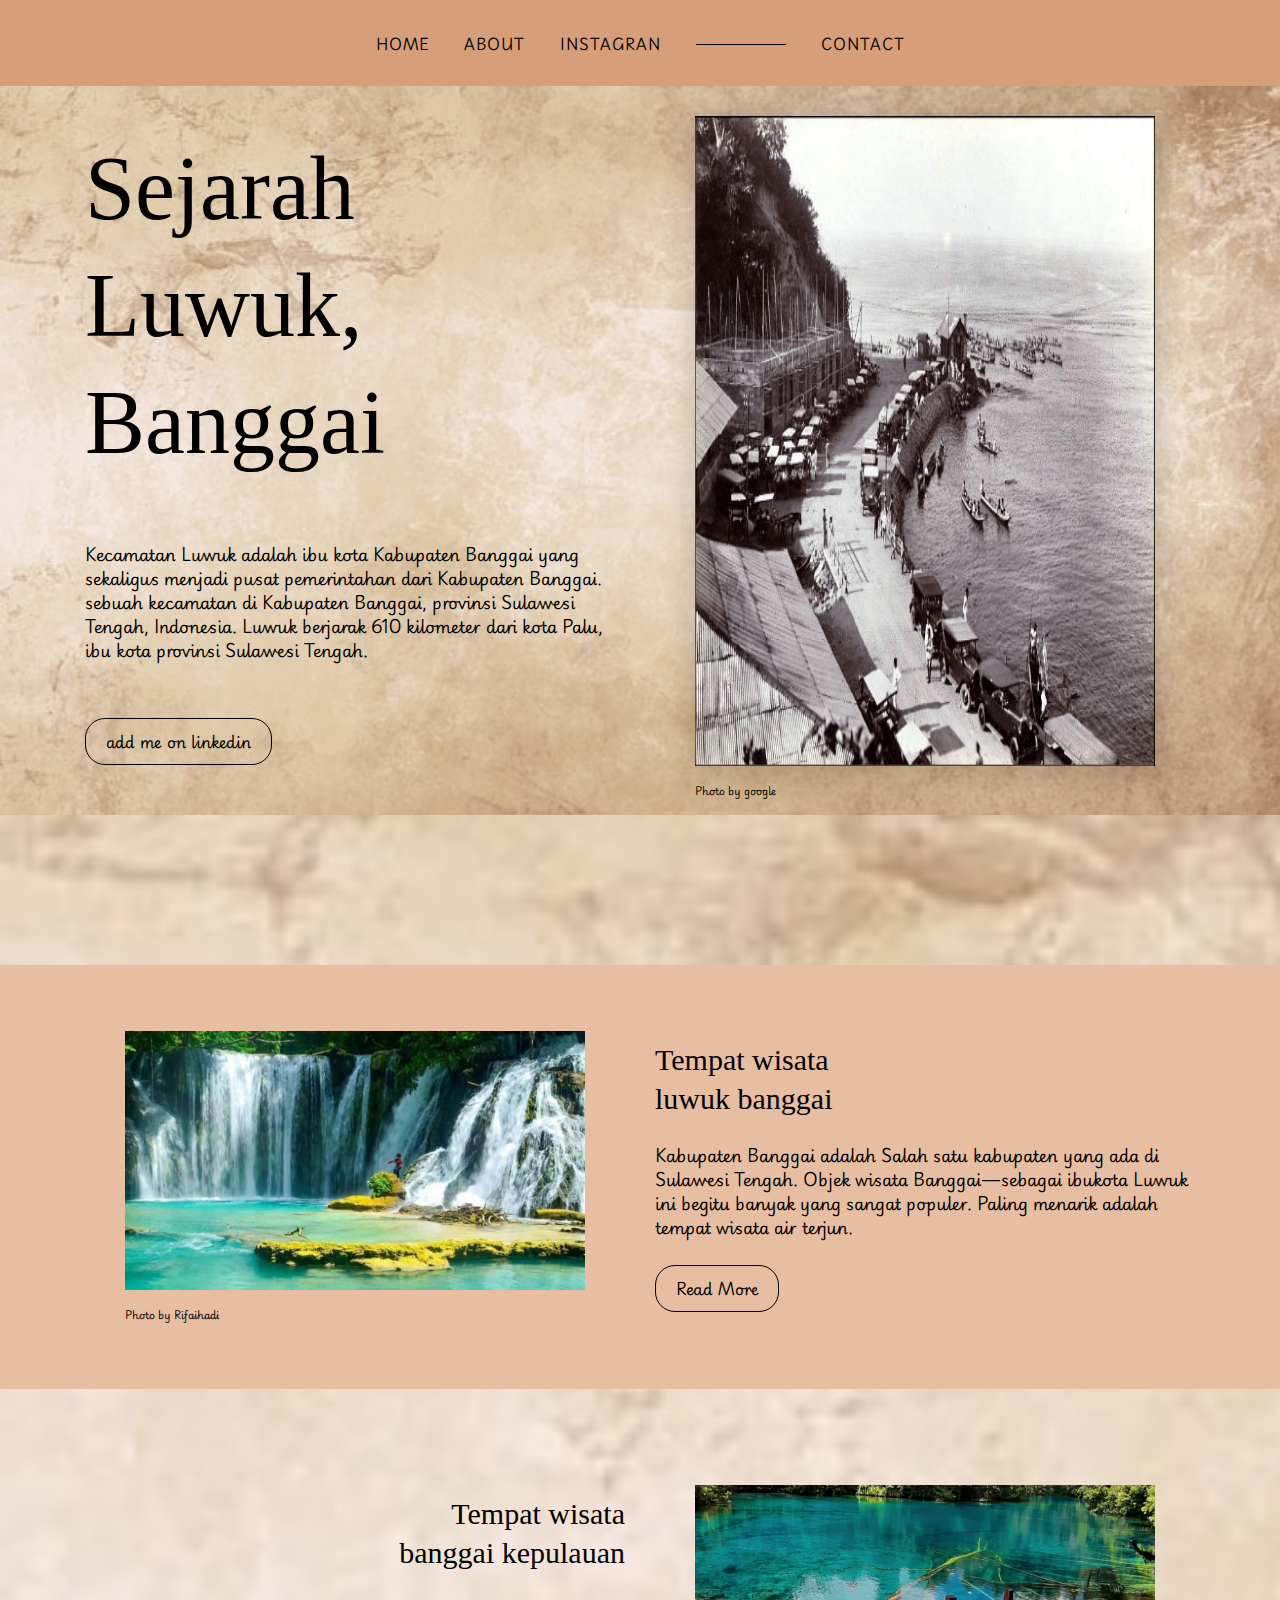
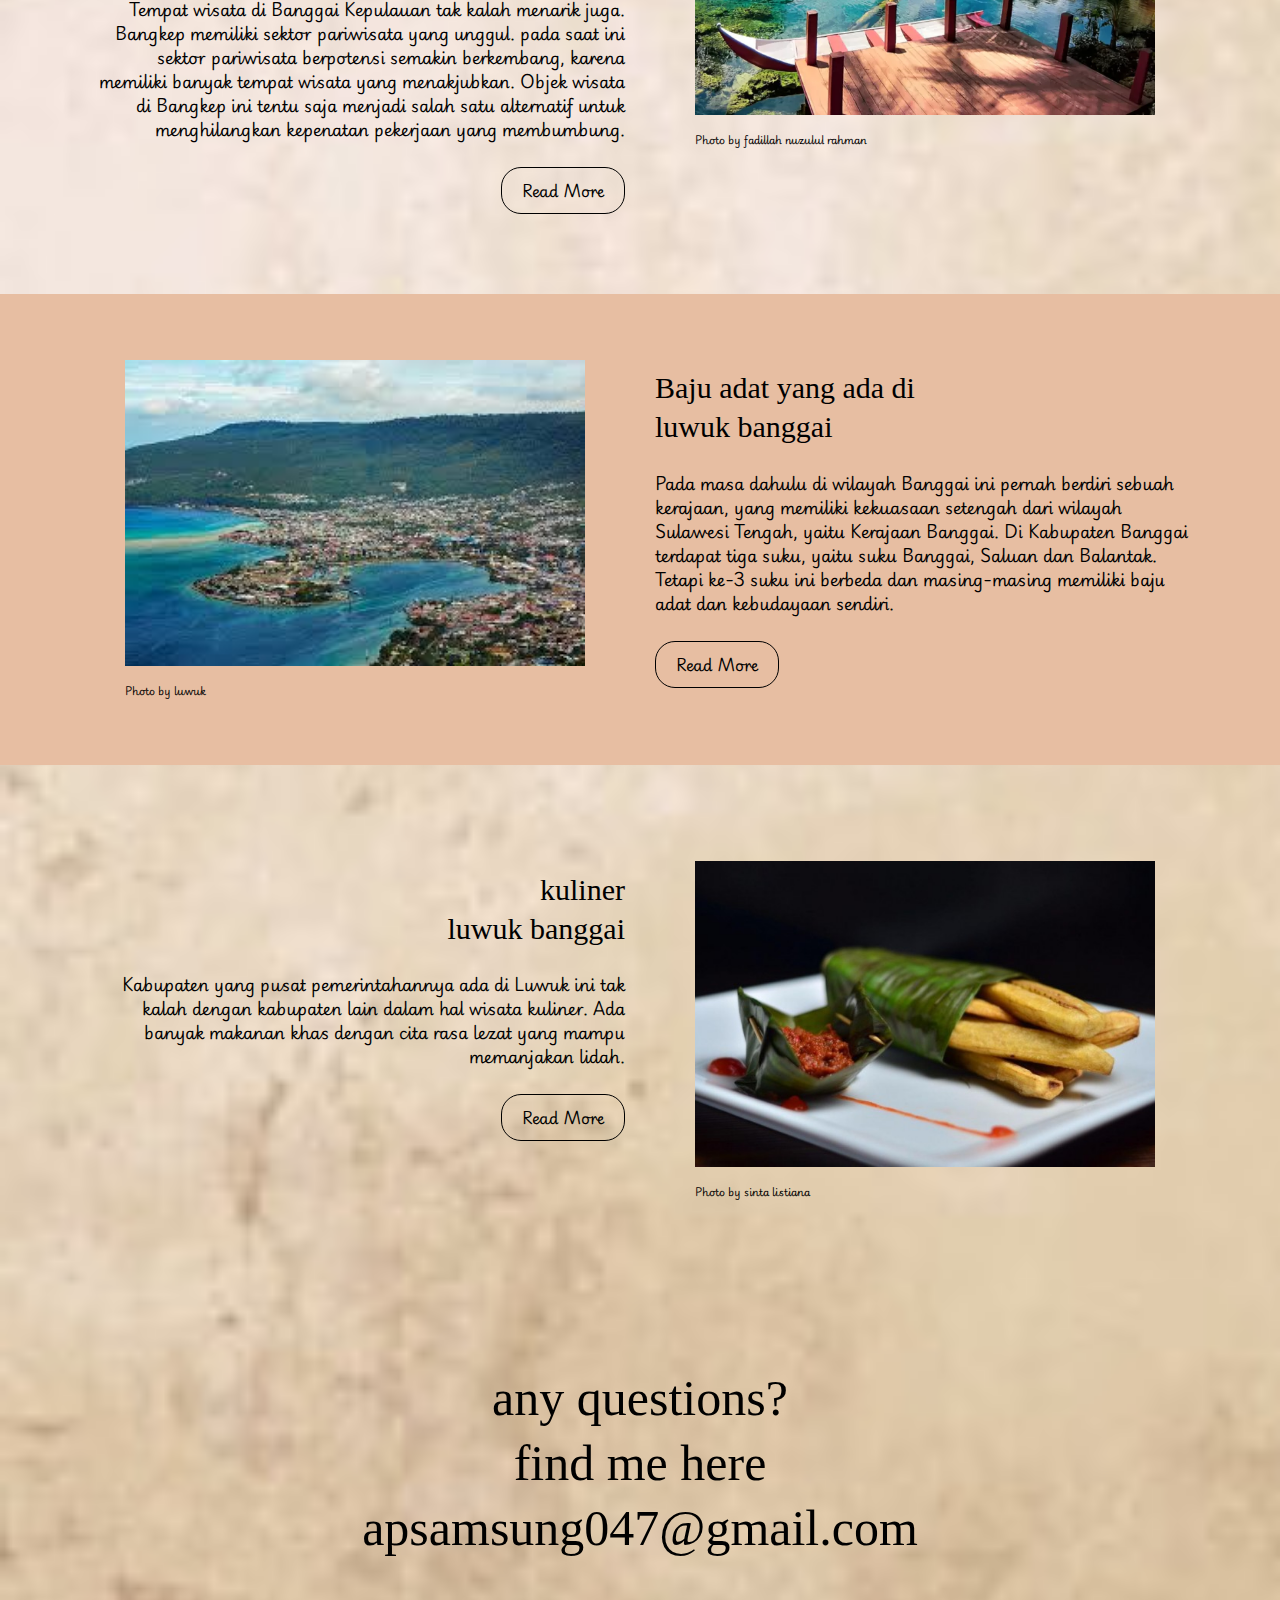
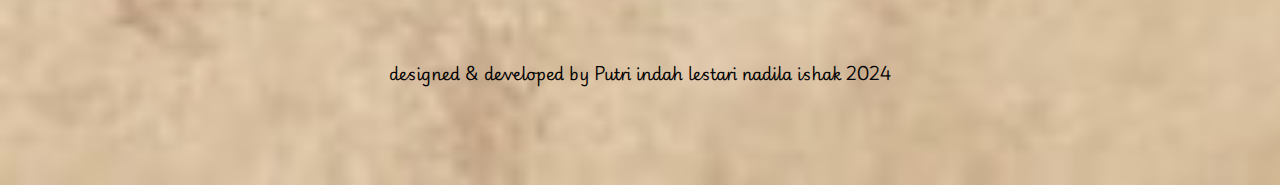
<file: index.html>
<!DOCTYPE html>
<html>
<head>
	<meta charset="utf-8">
	<meta name="viewport" content="width=device-width, initial-scale=1.0">
	<title>Portfolio</title>
	<link rel="stylesheet" href="boostrap.css" type="text/css">
	<link rel="stylesheet" href="styles.css" type="text/css">
	<!-- add google font -->
	<link href="https://fonts.googleapis.com/css2?family=Inknut+Antiqua:wght@300;400;500;600;700;800;900&display=swap" rel="stylesheet">
	<link href="https://fonts.googleapis.com/css2?family=Noto+Sans+JP:wght@100..900&family=Playwrite+GB+S:ital,wght@0,100..400;1,100..400&display=swap" rel="stylesheet">
</head>

<body>
	<nav>
		<ul >
			<li class="li-nav"><a href="#home">home</a></li>
			<li class="li-nav"><a href="about.html">about</a></li>
			<li class="li-nav"><a href="https://www.instagram.com/indhh_2i/profilecard/?igsh=OWZnbDVobjhmaXI3" target="_blank">instagran</a></li>
			<li class="empty"></li>
			<li class="li-nav"><a href="#contact">contact</a></li>

		</ul>
	</nav>
	<header class="main">
		<div class="container">
			<div class="row">
				<div class="col-sm">
					<h1>Sejarah</br>
					Luwuk, Banggai</h1>
					<p> Kecamatan Luwuk adalah ibu kota Kabupaten Banggai yang sekaligus menjadi pusat pemerintahan dari Kabupaten Banggai. 
						sebuah kecamatan di Kabupaten Banggai, provinsi Sulawesi Tengah, Indonesia. 
						Luwuk berjarak 610 kilometer dari kota Palu, ibu kota provinsi Sulawesi Tengah. 
					</p>
					<a href="https://p2k.stekom.ac.id/ensiklopedia/Luwuk,_Banggai" class="button">add me on linkedin</a>
				</div>

				<div class="col-sm">
					<figure>
						<img src="dulu.jpg" class="intro-img" alt="Jone Doe" >
						<figcaption>
							Photo by google
						</figcaption>
					</figure>
				</div>
			</div>
		</div>
	</header>

	<!-- projects -->
	<section class="project blue">
		<div class="container">
			<div class="row">
				<!-- right coloum -->
				<div class="col-sm">
					<figure>
						<img src="banggai.jpg" alt="cosmetics" width="150%" height="150%">
						<figcaption class="left">
							Photo by Rifaihadi
						</figcaption>
					</figure> 
				</div>
				<div class="col-sm">
					<h2>Tempat wisata<br>luwuk banggai</h2>
					<p> Kabupaten Banggai adalah Salah satu kabupaten yang ada di Sulawesi Tengah. 
						Objek wisata Banggai—sebagai ibukota Luwuk ini begitu banyak yang sangat populer.
						Paling menarik adalah tempat wisata air terjun.
					</p>
					<a href="index1.html" class="button">Read More </a>
				</div>
			</div>
		</div>
	</section>
	<!-- project2 -->
	<section class="project">
		<div class="container">
			<div class="row">
				<!-- right coloum -->
				<div class="col-sm right-alignment">
					<h2>Tempat wisata <br> banggai kepulauan</h2>
					<p>Tempat wisata di Banggai Kepulauan tak kalah menarik juga. Bangkep memiliki sektor pariwisata yang unggul.
						pada saat ini sektor pariwisata berpotensi semakin berkembang, karena memiliki banyak tempat wisata yang menakjubkan.
						Objek wisata di Bangkep ini tentu saja menjadi salah satu alternatif untuk menghilangkan kepenatan pekerjaan yang membumbung.</p>
					<a href="index2.html" class="button">Read More </a>
				</div>
				<div class="col-sm">
					<figure>
						<img src="paisupok.jpg" alt="cosmetics" width="500%" height="500%">
						<figcaption>
							Photo by fadillah nuzulul rahman
						</figcaption>
					</figure> 
				</div>
			</div>
		</div>
	</section>
	<section class="project blue">
		<!-- project3 -->
		<div class="container">
			<div class="row">
				<!-- right coloum -->
				<div class="col-sm">
					<figure>
						<img src="luwuk.jpg" alt="cosmetics" width="400%" height="500%">
						<figcaption class="left">
							Photo by luwuk
						</figcaption>
					</figure>
				</div> 
				<div class="col-sm">
					<h2>Baju adat yang ada di<br>
					luwuk banggai</h2>
					<p> Pada masa dahulu di wilayah Banggai ini pernah berdiri sebuah kerajaan, 
						yang memiliki kekuasaan setengah dari wilayah Sulawesi
						Tengah, yaitu Kerajaan Banggai. Di Kabupaten Banggai terdapat tiga
						suku, yaitu suku Banggai, Saluan dan Balantak. Tetapi ke-3 suku ini berbeda dan
						masing-masing memiliki baju adat dan kebudayaan sendiri.
						 </p>
					<a href="index3.html" class="button">Read More </a>
				</div>
			</div>
		</div>
	</section>
	<!-- project4 -->
	<section class="project">
		<div class="container">
			<div class="row">
				<!-- right coloum -->
				<div class="col-sm right-alignment">
					<h2>kuliner<br> luwuk banggai</h2>
					<p>Kabupaten yang pusat pemerintahannya ada di Luwuk ini tak kalah dengan kabupaten lain dalam hal wisata kuliner. 
						Ada banyak makanan khas dengan cita rasa lezat yang mampu memanjakan lidah.</p>
					<a href="index4.html" class="button">Read More </a>
				</div>
				<div class="col-sm">
					<figure>
						<img src="kuliner.jpg" alt="cosmetics" width="500%" height="500%">
						<figcaption>
							Photo by sinta listiana
						</figcaption>
					</figure> 
				</div>
			</div>
		</div>
	</section>
	</section>
	<footer id="contact">
		<h2>any questions?<br>
			find me here <br> apsamsung047@gmail.com</h2>
			<p>designed &amp; developed by Putri indah lestari nadila ishak 2024</p>
		</footer>
	</body>
	</html>
</file>
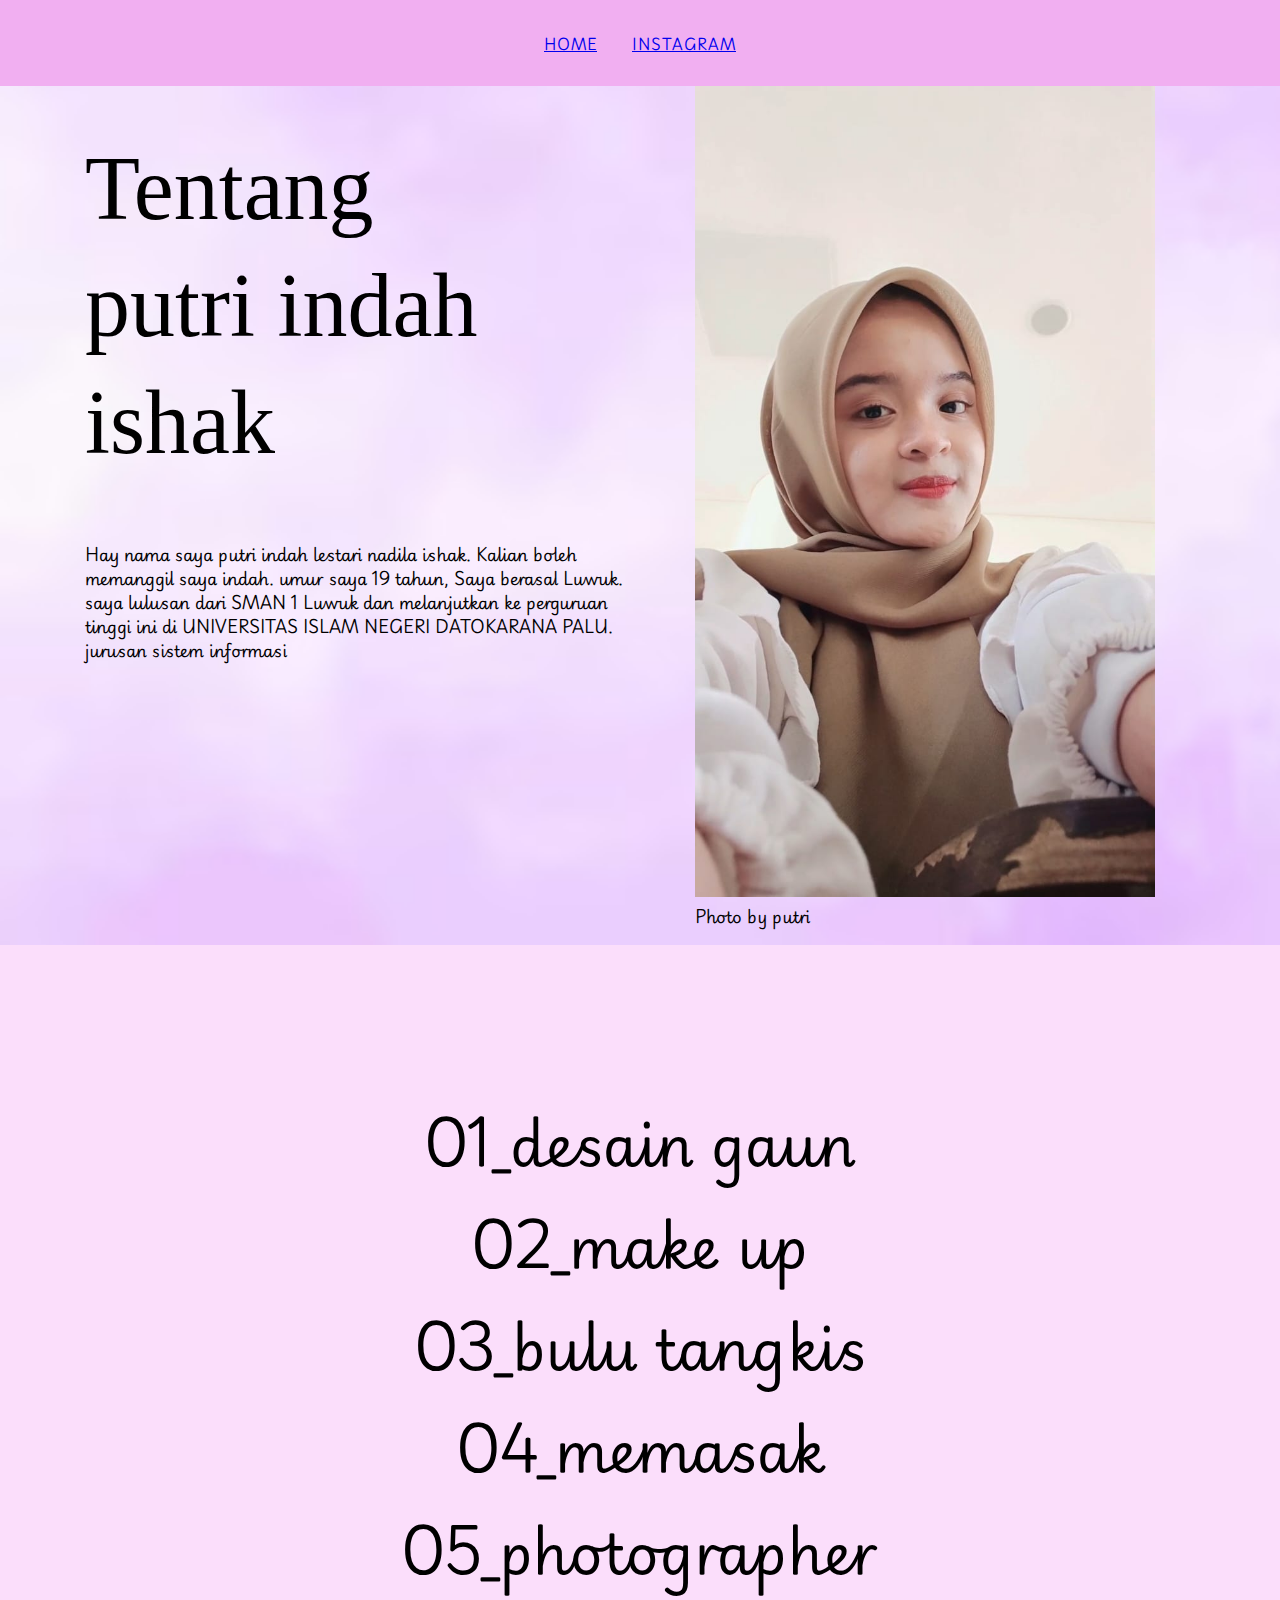
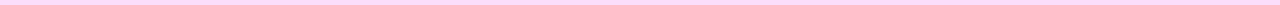
<file: about.html>
<!DOCTYPE html>
<html>
<head>
	<meta charset="utf-8">
	<meta name="viewport" content="width=device-width, initial-scale=1.0">
	<title>Portfolio</title>
	<link rel="stylesheet" href="boostrap.css" type="text/css">
	<link rel="stylesheet" href="about.css" type="text/css">
	<!-- add google font -->
	<link href="https://fonts.googleapis.com/css2?family=Noto+Sans+JP:wght@100..900&family=Playwrite+GB+S:ital,wght@0,100..400;1,100..400&display=swap" rel="stylesheet">
</head>
<body>
	<nav>
		<ul >
			<li><a href="index.html">home</a></li>
			<li><a href="https://www.instagram.com/indhh_2i/profilecard/?igsh=OWZnbDVobjhmaXI3" target="_blank">instagram</a></li>

		</ul>
	</nav>
	<header>
		<div class="container">
			<div class="row">
				<div class="col-sm">
					<h1>Tentang</br>
					putri indah ishak</h1>
					<p>
						Hay nama saya putri indah lestari nadila ishak. 
						Kalian boleh memanggil saya indah. umur saya 19 tahun, Saya berasal Luwuk. 
						saya lulusan dari SMAN 1 Luwuk dan melanjutkan ke perguruan tinggi ini di UNIVERSITAS ISLAM NEGERI DATOKARANA PALU.
						jurusan sistem informasi
					</p>
				</div>
				<div class="col-sm image">
					<figure class="aboutimg">
						<img src="sy.jpg" class="intro-img" alt="Jone Doe">
						<figcaption>
							Photo by putri
						</figcaption>
					</figure>
				</div>
			</div>
		</div>
	</header>
	<section class="list">
		<ul class="tengah">
			<li>01_desain gaun</li>
			<li>02_make up</li>
			<li>03_bulu tangkis</li>
			<li>04_memasak</li>
			<li>05_photographer</li>
		</ul>
	</section>
	<!-- <footer id="contact">
		<h2>any questions?<br>
			find me here <br>apsamsung047@gmail.com</h2>
			<p>designed & developed by putri indah 2024</p>
	</footer> -->
</body>
</html>
</file>
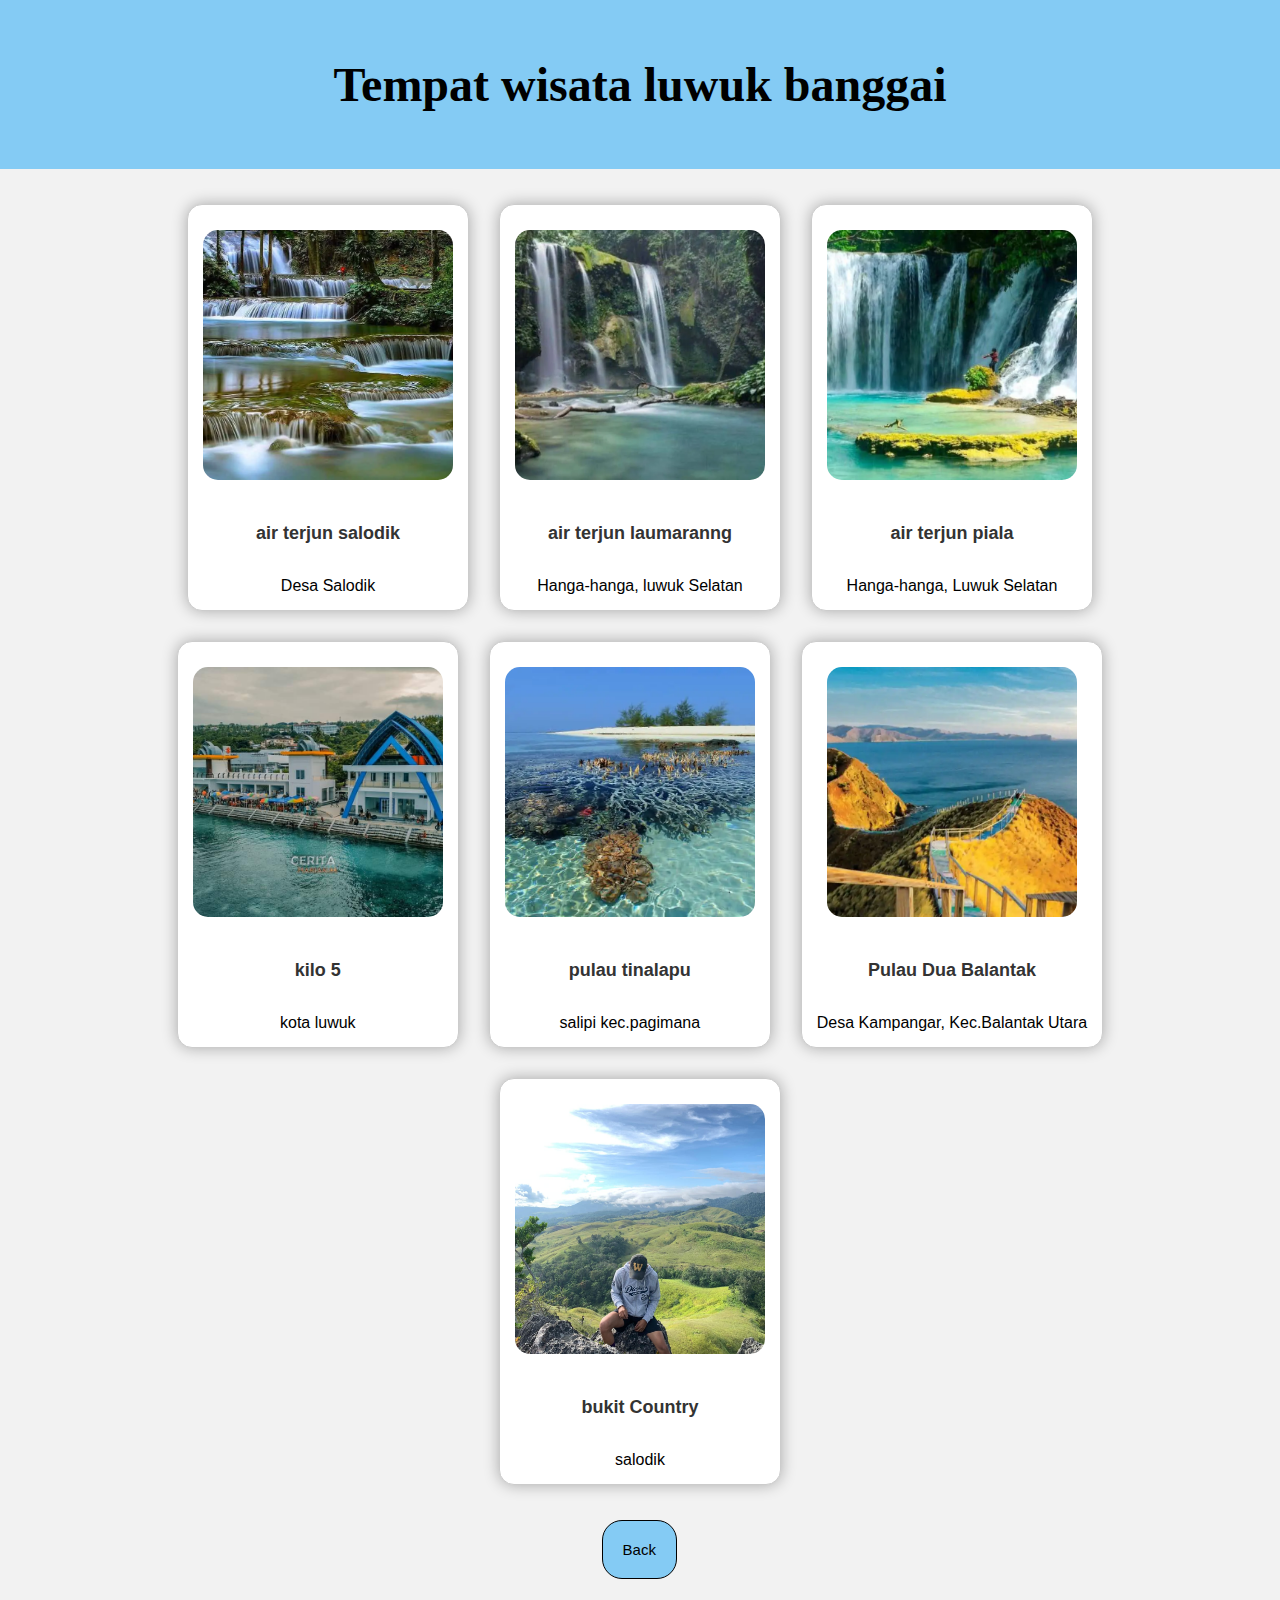
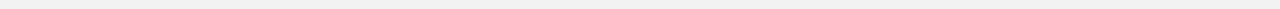
<file: index1.html>
<html lang="en">
<head>
    <meta charset="UTF-8">
    <meta name="viewport" content="width=device-width, initial-scale=1.0">
    <title>Document</title>
</head>
<body>
<html>
<head>
    <title>Photos</title>
    <style>
        /* Add some basic styling to our gallery */
        body {
            font-family: Arial, sans-serif;
            margin: 0;
            padding: 0;
            background-color: #f2f2f2; /* tambahkan warna latar belakang */
        }
        .gallery {
            display: flex;
            flex-wrap: wrap;
            justify-content: center;
            padding: 20px; /* tambahkan padding untuk membuat galeri lebih luas */
        }
        .gallery .container {
            background-color: #fff; /* tambahkan warna latar belakang untuk container */
            padding: 15px;
            margin: 15px;
            border: 1px solid #ccc;
            border-radius: 15px; /* tambahkan radius untuk membuat container lebih bulat */
            box-shadow: 0 0 15px rgba(0, 0, 0, 0.3); /* tambahkan bayangan untuk membuat container lebih menarik */
            text-align: center; /* center-align text and images */
        }
        .gallery img {
            width: 250px; /* perbesar ukuran gambar */
            height: 250px;
            margin: 10px auto; /* center image with auto margin */
            border-radius: 15px; /* tambahkan radius untuk membuat gambar lebih bulat */
            object-fit: cover; /* membuat gambar lebih cantik */
        }
        .gallery .caption {
            font-size: 18px;
            color: #333;
            padding: 15px;
            font-weight: bold; /* membuat teks lebih tebal */
        }
        .gallery img:hover {
            transform: scale(1.1); /* tambahkan efek zoom saat gambar dihover */
            box-shadow: 0 0 25px rgba(0, 0, 0, 0.5);
        }
        .header {
            background-color: #84cbf4; /* tambahkan warna latar belakang untuk header */
            color: black; /* tambahkan warna teks untuk header */
            padding: 25px;
            text-align: center;
            font-size: 24px; /* membuat teks lebih besar */
            font-weight: bold; /* membuat teks lebih tebal */
            font-family: "kalam", cursive; /*jenis font*/
        }
        .button{
            border: 1px solid black;
            font-size: 15px;
            border-radius: 20px;
            text-decoration: none;
            color: black;
            padding: 20px;
            margin: top 5px;
            display: inline-block;
            transition: background 0.5s ease-in-out;
            background-color: #84cbf4;
            position:relative;
        }

        footer a{   
            position: relative;
            left: 47%;
            margin-bottom: 30px;
        }

    </style>
</head>
<body>  
    <section>
        <div class="header">
            <h1>Tempat wisata luwuk banggai</h1>
        </div>
        <div class="gallery">
            <!-- Add your photos here -->
            <div class="container">
                <img src="salodik.jpg" alt="photo1">
                <p class="caption">air terjun salodik</p>Desa Salodik<br>
            </div>
            <div class="container">
                <img src="laumarang.jpg" alt="Photo2">
                <p class="caption">air terjun laumaranng</p>Hanga-hanga, luwuk Selatan<br>
            </div>
            
            <div class="container">
                <img src="banggai.jpg" alt="Photo3">
                <p class="caption">air terjun piala</p>Hanga-hanga, Luwuk Selatan<br>
            </div>
    
            <div class="container">
                <img src="kilo 5.jpg" alt="photo4">
                <p class="caption">kilo 5</p>kota luwuk<br>
            </div>
            <div class="container">
                <img src="tinalapu.jpg" alt="Photo5">
                <p class="caption">pulau tinalapu</p>salipi kec.pagimana<br>
            </div>
            
            <div class="container">
                <img src="dua.jpg" alt="Photo6">
                <p class="caption">Pulau Dua Balantak</p>Desa Kampangar, Kec.Balantak Utara<br>
            </div>
    
            <div class="container">
                <img src="Country.jpg" alt="Photo5">
                <p class="caption">bukit Country</p>salodik<br>
            </div>
    </section>

    <footer>
            <a href="index.html" class="button">Back</a>
    </footer>
</body>
</html>
</body>
</html>
</file>
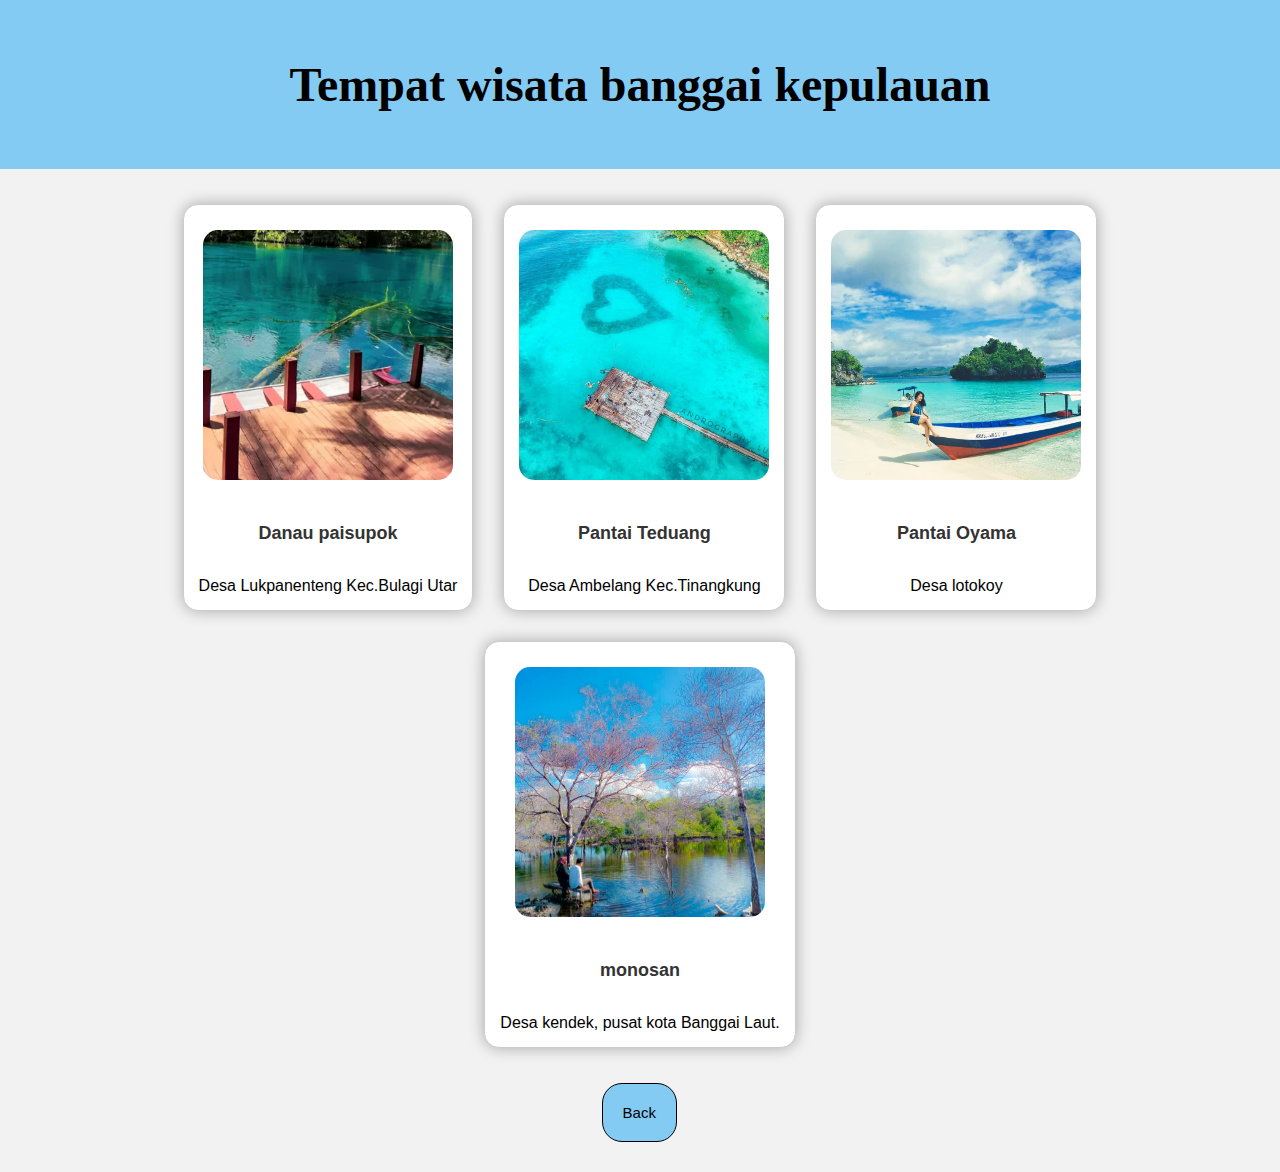
<file: index2.html>
<html lang="en">
<head>
    <meta charset="UTF-8">
    <meta name="viewport" content="width=device-width, initial-scale=1.0">
    <title>Document</title>
</head>
<body>
<html>
<head>
    <title>Photos</title>
    <style>
        /* Add some basic styling to our gallery */
        body {
            font-family: Arial, sans-serif;
            margin: 0;
            padding: 0;
            background-color: #f2f2f2; /* tambahkan warna latar belakang */
        }
        .gallery {
            display: flex;
            flex-wrap: wrap;
            justify-content: center;
            padding: 20px; /* tambahkan padding untuk membuat galeri lebih luas */
        }
        .gallery .container {
            background-color: #fff; /* tambahkan warna latar belakang untuk container */
            padding: 15px;
            margin: 15px;
            border: 1px solid #ccc;
            border-radius: 15px; /* tambahkan radius untuk membuat container lebih bulat */
            box-shadow: 0 0 15px rgba(0, 0, 0, 0.3); /* tambahkan bayangan untuk membuat container lebih menarik */
            text-align: center; /* center-align text and images */
        }
        .gallery img {
            width: 250px; /* perbesar ukuran gambar */
            height: 250px;
            margin: 10px auto; /* center image with auto margin */
            border-radius: 15px; /* tambahkan radius untuk membuat gambar lebih bulat */
            object-fit: cover; /* membuat gambar lebih cantik */
        }
        .gallery .caption {
            font-size: 18px;
            color: #333;
            padding: 15px;
            font-weight: bold; /* membuat teks lebih tebal */
        }
        .gallery img:hover {
            transform: scale(1.1); /* tambahkan efek zoom saat gambar dihover */
            box-shadow: 0 0 25px rgba(0, 0, 0, 0.5);
        }
        .header {
            background-color: #84cbf4; /* tambahkan warna latar belakang untuk header */
            color: black; /* tambahkan warna teks untuk header */
            padding: 25px;
            text-align: center;
            font-size: 24px; /* membuat teks lebih besar */
            font-weight: bold; /* membuat teks lebih tebal */
            font-family: "kalam", cursive; /*jenis font*/
        }
        .button{
            border: 1px solid black;
            font-size: 15px;
            border-radius: 20px;
            text-decoration: none;
            color: black;
            padding: 20px;
            margin: top 5px;
            display: inline-block;
            transition: background 0.5s ease-in-out;
            background-color: #84cbf4;
            position:relative;
        }

        footer a{   
            position: relative;
            left: 47%;
            margin-bottom: 30px;
        }
        
    </style>
</head>
<body>
    <section>
        <div class="header">
            <h1>Tempat wisata banggai kepulauan</h1>
        </div>
        <div class="gallery">
            <!-- Add your photos here -->
            <div class="container">
                <img src="paisupok.jpg" alt="photo1">
                <p class="caption">Danau paisupok</p>Desa Lukpanenteng Kec.Bulagi Utar<br>
            </div>
            <div class="container">
                <img src="love.jpg" alt="Photo2">
                <p class="caption">Pantai Teduang</p>Desa Ambelang Kec.Tinangkung<br>
            </div>
            
            <div class="container">
                <img src="oyama.jpg" alt="Photo3">
                <p class="caption">Pantai Oyama</p>Desa lotokoy<br>
            </div>

            <div class="container">
                <img src="monosan.jpg" alt="photo4">
                <p class="caption">monosan</p>Desa kendek, pusat kota Banggai Laut.<br>
            </div>
    </section>
    <footer>
        <a href="index.html" class="button">Back</a>
    </footer>
</body>
</html>
</body>
</html>
</file>
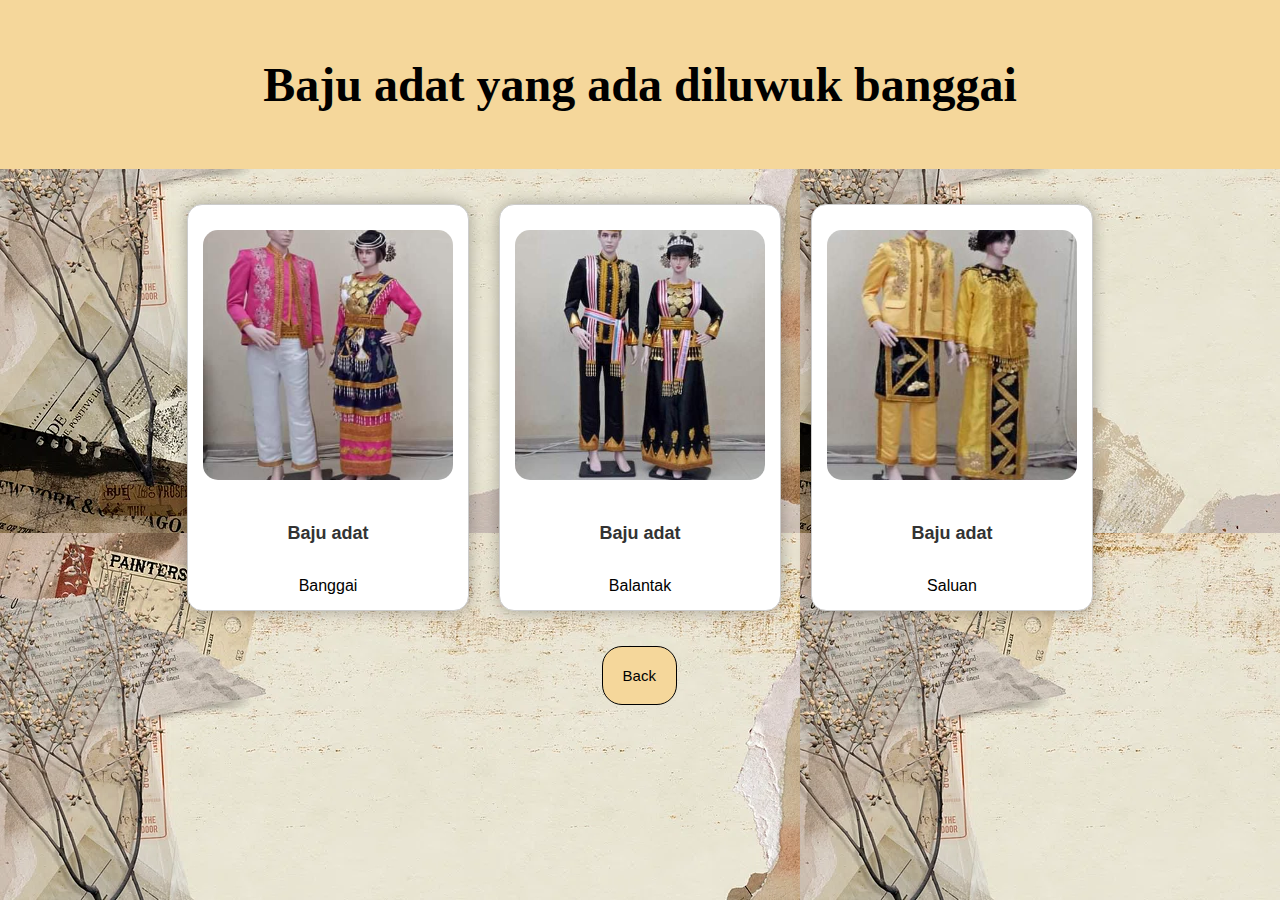
<file: index3.html>
<html lang="en">
<head>
    <meta charset="UTF-8">
    <meta name="viewport" content="width=device-width, initial-scale=1.0">
    <title>Document</title>
</head>
<body>
<html>
<head>
    <title>Photos</title>
    <style>
        /* Add some basic styling to our gallery */
        body {
            font-family: Arial, sans-serif;
            margin: 0;
            padding: 0;
            background-image: url("ckk.jpg"); /* tambahkan warna latar belakang */
        }
        .gallery {
            display: flex;
            flex-wrap: wrap;
            justify-content: center;
            padding: 20px; /* tambahkan padding untuk membuat galeri lebih luas */
        }
        .gallery .container {
            background-color: #fff; /* tambahkan warna latar belakang untuk container */
            padding: 15px;
            margin: 15px;
            border: 1px solid #cccccc;
            border-radius: 15px; /* tambahkan radius untuk membuat container lebih bulat */
            box-shadow: 0 0 15px rgba(0, 0, 0, 0.3); /* tambahkan bayangan untuk membuat container lebih menarik */
            text-align: center; /* center-align text and images */
        }
        .gallery img {
            width: 250px; /* perbesar ukuran gambar */
            height: 250px;
            margin: 10px auto; /* center image with auto margin */
            border-radius: 15px; /* tambahkan radius untuk membuat gambar lebih bulat */
            object-fit: cover; /* membuat gambar lebih cantik */
        }
        .gallery .caption {
            font-size: 18px;
            color: #333;
            padding: 15px;
            font-weight: bold; /* membuat teks lebih tebal */
        }
        .gallery img:hover {
            transform: scale(1.1); /* tambahkan efek zoom saat gambar dihover */
            box-shadow: 0 0 25px rgba(0, 0, 0, 0.5);
        }
        .header {
            background-color: #f5d79b; /* tambahkan warna latar belakang untuk header */
            color: black; /* tambahkan warna teks untuk header */
            padding: 25px;
            text-align: center;
            font-size: 24px; /* membuat teks lebih besar */
            font-weight: bold; /* membuat teks lebih tebal */
            font-family: "kalam", cursive; /*jenis font*/
        }
        .button{
            border: 1px solid black;
            font-size: 15px;
            border-radius: 20px;
            text-decoration: none;
            color: black;
            padding: 20px;
            margin: top 5px;
            display: inline-block;
            transition: background 0.5s ease-in-out;
            background-color: #f5d79b;
            position:relative;
        }

        footer a{   
            position: relative;
            left: 47%;
            margin-bottom: 30px;
        }

    </style>
</head>
<body>  
    <section>
        <div class="header">
            <h1>Baju adat yang ada diluwuk banggai</h1>
        </div>
        <div class="gallery">
            <!-- Add your photos here -->
            <div class="container">
                <img src="pink.jpg" alt="photo1">
                <p class="caption">Baju adat</p>Banggai<br>
            </div>
            <div class="container">
                <img src="itam.jpg" alt="Photo2">
                <p class="caption">Baju adat</p>Balantak<br>
            </div>
            
            <div class="container">
                <img src="kuning.jpg" alt="Photo3">
                <p class="caption">Baju adat</p>Saluan<br>
            </div>            
    </section>

    <footer>
            <a href="index.html" class="button">Back</a>
    </footer>
</body>
</html>
</body>
</html>
</file>
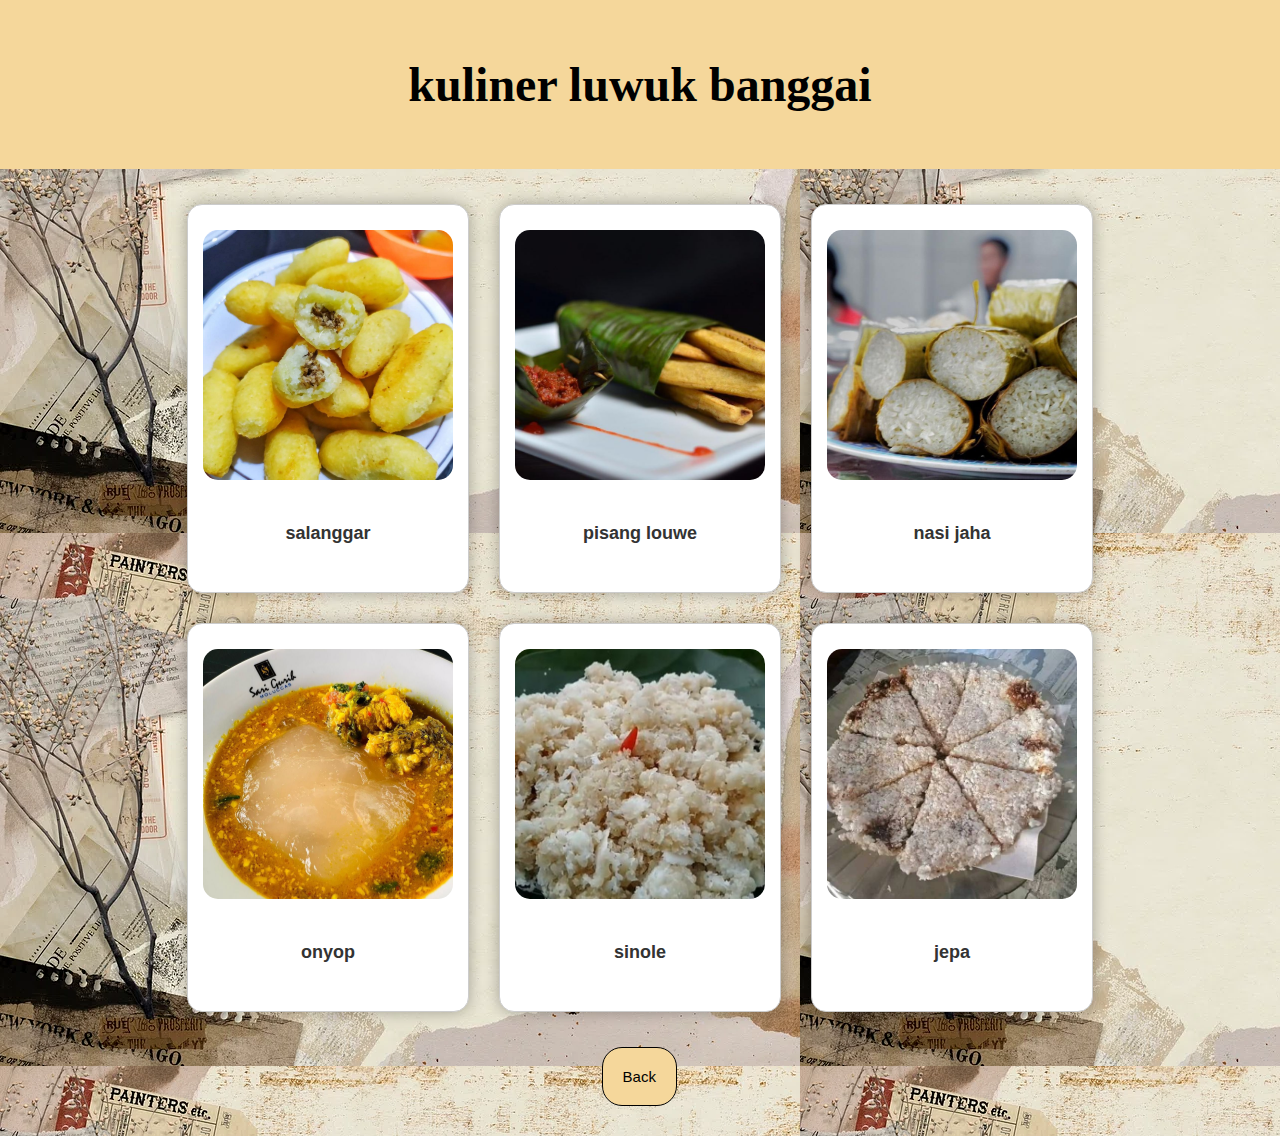
<file: index4.html>
<html lang="en">
<head>
    <meta charset="UTF-8">
    <meta name="viewport" content="width=device-width, initial-scale=1.0">
    <title>Document</title>
</head>
<body>
<html>
<head>
    <title>Photos</title>
    <style>
        /* Add some basic styling to our gallery */
        body {
            font-family: Arial, sans-serif;
            margin: 0;
            padding: 0;
            background-image: url("ckk.jpg"); /* tambahkan warna latar belakang */
        }
        .gallery {
            display: flex;
            flex-wrap: wrap;
            justify-content: center;
            padding: 20px; /* tambahkan padding untuk membuat galeri lebih luas */
        }
        .gallery .container {
            background-color: #fff; /* tambahkan warna latar belakang untuk container */
            padding: 15px;
            margin: 15px;
            border: 1px solid #cccccc;
            border-radius: 15px; /* tambahkan radius untuk membuat container lebih bulat */
            box-shadow: 0 0 15px rgba(0, 0, 0, 0.3); /* tambahkan bayangan untuk membuat container lebih menarik */
            text-align: center; /* center-align text and images */
        }
        .gallery img {
            width: 250px; /* perbesar ukuran gambar */
            height: 250px;
            margin: 10px auto; /* center image with auto margin */
            border-radius: 15px; /* tambahkan radius untuk membuat gambar lebih bulat */
            object-fit: cover; /* membuat gambar lebih cantik */
        }
        .gallery .caption {
            font-size: 18px;
            color: #333;
            padding: 15px;
            font-weight: bold; /* membuat teks lebih tebal */
        }
        .gallery img:hover {
            transform: scale(1.1); /* tambahkan efek zoom saat gambar dihover */
            box-shadow: 0 0 25px rgba(0, 0, 0, 0.5);
        }
        .header {
            background-color: #f5d79b; /* tambahkan warna latar belakang untuk header */
            color: black; /* tambahkan warna teks untuk header */
            padding: 25px;
            text-align: center;
            font-size: 24px; /* membuat teks lebih besar */
            font-weight: bold; /* membuat teks lebih tebal */
            font-family: "kalam", cursive; /*jenis font*/
        }
        .button{
            border: 1px solid black;
            font-size: 15px;
            border-radius: 20px;
            text-decoration: none;
            color: black;
            padding: 20px;
            margin: top 5px;
            display: inline-block;
            transition: background 0.5s ease-in-out;
            background-color: #f5d79b;
            position:relative;
        }

        footer a{   
            position: relative;
            left: 47%;
            margin-bottom: 30px;
        }

    </style>
</head>
<body>  
    <section>
        <div class="header">
            <h1>kuliner luwuk banggai</h1>
        </div>
        <div class="gallery">
            <!-- Add your photos here -->
            <div class="container">
                <img src="salanggar.jpg" alt="photo1">
                <p class="caption">salanggar</p>
            </div>
            <div class="container">
                <img src="louwe.jpg" alt="Photo2">
                <p class="caption">pisang louwe</p>
            </div>
            
            <div class="container">
                <img src="jaha.jpg" alt="Photo3">
                <p class="caption">nasi jaha</p>
            </div>   
            
            <div class="container">
                <img src="onyop.jpg" alt="Photo3">
                <p class="caption">onyop</p>
            </div>   
            <div class="container">
                <img src="sinole.jpg" alt="Photo3">
                <p class="caption">sinole</p>
            </div>   

            <div class="container">
                <img src="jepa.jpg" alt="Photo3">
                <p class="caption">jepa</p>
            </div>   
    </section>

    <footer>
            <a href="index.html" class="button">Back</a>
    </footer>
</body>
</html>
</body>
</html>
</file>
<file: styles.css>
body{
	font-family: "Playwrite GB S", cursive;
		background-image: url("paper.jpg");
		background-size: cover;
}
body, ul{
	margin: 0;
	padding:0;
}

h1,h2, .skill-list {
	font-family: Georgia, 'Times New Roman', Times, serif;
}

img{
	/*this limit width image*/
	max-width: 100%;

}

nav{
	background-color: #d69e79;
	position: fixed;
	z-index: 1;
	width: 100%;
}
.main{
	top:70px;
	position: relative;
	margin-bottom:  220px;
	background-image: url('paper.jpg');
	background-repeat: no-repeat;
	background-size: cover;
	background-position-y: -0px; 
}

.list{
	text-align: center;
	font-size: 3.5rem;
}

nav ul li{
	display: inline-block;
	margin: 0 15px;
	padding:0;
	text-transform: uppercase;
	letter-spacing: 1px;
	font-size: 14px;
}

nav ul{
	margin: 0 auto;
	text-align: center;
	padding: 30px;

.active a{
		color: #d69e79;
}

.li-nav :hover {
	background-color: #fafafa;
	transition: .3s ease-in-out;
	transition-delay: .1s;
	border-radius: 15px;
	text-decoration: underline;
	color: #e0884d;

}
}


h1{
	font-size: 90px;
	line-height: 130%;
}
h2{
	font-size: 30px;
	line-height: 130%;
}
h1, h2{
	font-weight: normal;
}
p{
	line-height: 150%;
}

ul li{
	list-style: none;
	margin: 10px 0;
}

.button{
	border: 1px solid black;
	font-size: 15px;
	border-radius: 20px;
	text-decoration: none;
	color: black;
	padding: 10px 20px;
	margin-top:40px;
	display: inline-block;
	transition: background 0.5s ease-in-out;
}
.button:hover{
	background:black;
	color: white; 
	

}
figcaption{
	font-size: 10px;
	margin-top: 10px;
}

.intro-img{
	box-shadow: 1px 2px 30px rgba(0,0,0,0.2);
	margin-top: 30px;
	height: 650px;

}

.project{
	margin: 30px 0; 
	padding: 50px;
}

.blue{
	background-color: #e7bea2;
}

.project .button{
	margin-top: 10px;
}
footer{
	text-align: center;
	margin:100px;

}
footer h2{
	font-size: 50px;
	margin-bottom:100px; 

}
.right-alignment{
	text-align: right;
}

li.empty{
	width: 90px;
	border-top: 1px solid black;
	top:-5px;
	position: relative; 
}

nav li a{
	text-decoration: none;
	color: black;
}
nav li a:hover{
	text-decoration: underline;
}
</file>
<file: about.css>
body{
    font-family: "Playwrite GB S", cursive;
    background-color: rgb(251, 222, 251)!important;
    background-size: cover;
}
header{
    top:70px;
    position: relative;
    margin-bottom:  220px;
    background-image: url('purpel.jpg');
    background-repeat: no-repeat;
    background-size: cover;
    background-position-y: -0px; 
}
nav{
    background-color: #f1aff1;
    position: fixed;
    z-index: 1;
    width: 100%;
}	

body, ul{
	margin: 0;
	padding:0;
}

h1,h2, .skill-list {
	font-family: Georgia, 'Times New Roman', Times, serif;
}

img{
	/*this limit width image*/
	max-width: 100%;

}


.list{
	text-align: center;
	font-size: 3.5rem;
}

nav ul li{
	display: inline-block;
	margin: 0 15px;
	padding:0;
	text-transform: uppercase;
	letter-spacing: 1px;
	font-size: 14px;
}

nav ul{
	margin: 0 auto;
	text-align: center;
	padding: 30px;

.active a{
		color: #de97f1;
}

.li-nav :hover {
	background-color: #fafafa;
	transition: .3s ease-in-out;
	transition-delay: .1s;
	border-radius: 15px;
	text-decoration: underline;
	color: #de97f1;

}
}


h1{
	font-size: 90px;
	line-height: 130%;
}
h2{
	font-size: 30px;
	line-height: 130%;
}
h1, h2{
	font-weight: normal;
}
p{
	line-height: 150%;
}

ul li{
	list-style: none;
	margin: 10px 0;
}
</file>
<file: boostrap.css>
/*!
 * Bootstrap Grid v4.0.0 (https://getbootstrap.com)
 * Copyright 2011-2018 The Bootstrap Authors
 * Copyright 2011-2018 Twitter, Inc.
 * Licensed under MIT (https://github.com/twbs/bootstrap/blob/master/LICENSE)
 */
 @-ms-viewport {
    width: device-width;
  }
  
  html {
    box-sizing: border-box;
    -ms-overflow-style: scrollbar;
  }
  
  *,
  *::before,
  *::after {
    box-sizing: inherit;
  }
  
  .container {
    width: 100%;
    padding-right: 15px;
    padding-left: 15px;
    margin-right: auto;
    margin-left: auto;
  }
  
  @media (min-width: 576px) {
    .container {
      max-width: 540px;
    }
  }
  
  @media (min-width: 768px) {
    .container {
      max-width: 720px;
    }
  }
  
  @media (min-width: 992px) {
    .container {
      max-width: 960px;
    }
  }
  
  @media (min-width: 1200px) {
    .container {
      max-width: 1140px;
    }
  }
  
  .container-fluid {
    width: 100%;
    padding-right: 15px;
    padding-left: 15px;
    margin-right: auto;
    margin-left: auto;
  }
  
  .row {
    display: -webkit-box;
    display: -ms-flexbox;
    display: flex;
    -ms-flex-wrap: wrap;
    flex-wrap: wrap;
    margin-right: -15px;
    margin-left: -15px;
  }
  
  .no-gutters {
    margin-right: 0;
    margin-left: 0;
  }
  
  .no-gutters > .col,
  .no-gutters > [class*="col-"] {
    padding-right: 0;
    padding-left: 0;
  }
  
  .col-1, .col-2, .col-3, .col-4, .col-5, .col-6, .col-7, .col-8, .col-9, .col-10, .col-11, .col-12, .col,
  .col-auto, .col-sm-1, .col-sm-2, .col-sm-3, .col-sm-4, .col-sm-5, .col-sm-6, .col-sm-7, .col-sm-8, .col-sm-9, .col-sm-10, .col-sm-11, .col-sm-12, .col-sm,
  .col-sm-auto, .col-md-1, .col-md-2, .col-md-3, .col-md-4, .col-md-5, .col-md-6, .col-md-7, .col-md-8, .col-md-9, .col-md-10, .col-md-11, .col-md-12, .col-md,
  .col-md-auto, .col-lg-1, .col-lg-2, .col-lg-3, .col-lg-4, .col-lg-5, .col-lg-6, .col-lg-7, .col-lg-8, .col-lg-9, .col-lg-10, .col-lg-11, .col-lg-12, .col-lg,
  .col-lg-auto, .col-xl-1, .col-xl-2, .col-xl-3, .col-xl-4, .col-xl-5, .col-xl-6, .col-xl-7, .col-xl-8, .col-xl-9, .col-xl-10, .col-xl-11, .col-xl-12, .col-xl,
  .col-xl-auto {
    position: relative;
    width: 100%;
    min-height: 1px;
    padding-right: 15px;
    padding-left: 15px;
  }
  
  .col {
    -ms-flex-preferred-size: 0;
    flex-basis: 0;
    -webkit-box-flex: 1;
    -ms-flex-positive: 1;
    flex-grow: 1;
    max-width: 100%;
  }
  
  .col-auto {
    -webkit-box-flex: 0;
    -ms-flex: 0 0 auto;
    flex: 0 0 auto;
    width: auto;
    max-width: none;
  }
  
  .col-1 {
    -webkit-box-flex: 0;
    -ms-flex: 0 0 8.333333%;
    flex: 0 0 8.333333%;
    max-width: 8.333333%;
  }
  
  .col-2 {
    -webkit-box-flex: 0;
    -ms-flex: 0 0 16.666667%;
    flex: 0 0 16.666667%;
    max-width: 16.666667%;
  }
  
  .col-3 {
    -webkit-box-flex: 0;
    -ms-flex: 0 0 25%;
    flex: 0 0 25%;
    max-width: 25%;
  }
  
  .col-4 {
    -webkit-box-flex: 0;
    -ms-flex: 0 0 33.333333%;
    flex: 0 0 33.333333%;
    max-width: 33.333333%;
  }
  
  .col-5 {
    -webkit-box-flex: 0;
    -ms-flex: 0 0 41.666667%;
    flex: 0 0 41.666667%;
    max-width: 41.666667%;
  }
  
  .col-6 {
    -webkit-box-flex: 0;
    -ms-flex: 0 0 50%;
    flex: 0 0 50%;
    max-width: 50%;
  }
  
  .col-7 {
    -webkit-box-flex: 0;
    -ms-flex: 0 0 58.333333%;
    flex: 0 0 58.333333%;
    max-width: 58.333333%;
  }
  
  .col-8 {
    -webkit-box-flex: 0;
    -ms-flex: 0 0 66.666667%;
    flex: 0 0 66.666667%;
    max-width: 66.666667%;
  }
  
  .col-9 {
    -webkit-box-flex: 0;
    -ms-flex: 0 0 75%;
    flex: 0 0 75%;
    max-width: 75%;
  }
  
  .col-10 {
    -webkit-box-flex: 0;
    -ms-flex: 0 0 83.333333%;
    flex: 0 0 83.333333%;
    max-width: 83.333333%;
  }
  
  .col-11 {
    -webkit-box-flex: 0;
    -ms-flex: 0 0 91.666667%;
    flex: 0 0 91.666667%;
    max-width: 91.666667%;
  }
  
  .col-12 {
    -webkit-box-flex: 0;
    -ms-flex: 0 0 100%;
    flex: 0 0 100%;
    max-width: 100%;
  }
  
  .order-first {
    -webkit-box-ordinal-group: 0;
    -ms-flex-order: -1;
    order: -1;
  }
  
  .order-last {
    -webkit-box-ordinal-group: 14;
    -ms-flex-order: 13;
    order: 13;
  }
  
  .order-0 {
    -webkit-box-ordinal-group: 1;
    -ms-flex-order: 0;
    order: 0;
  }
  
  .order-1 {
    -webkit-box-ordinal-group: 2;
    -ms-flex-order: 1;
    order: 1;
  }
  
  .order-2 {
    -webkit-box-ordinal-group: 3;
    -ms-flex-order: 2;
    order: 2;
  }
  
  .order-3 {
    -webkit-box-ordinal-group: 4;
    -ms-flex-order: 3;
    order: 3;
  }
  
  .order-4 {
    -webkit-box-ordinal-group: 5;
    -ms-flex-order: 4;
    order: 4;
  }
  
  .order-5 {
    -webkit-box-ordinal-group: 6;
    -ms-flex-order: 5;
    order: 5;
  }
  
  .order-6 {
    -webkit-box-ordinal-group: 7;
    -ms-flex-order: 6;
    order: 6;
  }
  
  .order-7 {
    -webkit-box-ordinal-group: 8;
    -ms-flex-order: 7;
    order: 7;
  }
  
  .order-8 {
    -webkit-box-ordinal-group: 9;
    -ms-flex-order: 8;
    order: 8;
  }
  
  .order-9 {
    -webkit-box-ordinal-group: 10;
    -ms-flex-order: 9;
    order: 9;
  }
  
  .order-10 {
    -webkit-box-ordinal-group: 11;
    -ms-flex-order: 10;
    order: 10;
  }
  
  .order-11 {
    -webkit-box-ordinal-group: 12;
    -ms-flex-order: 11;
    order: 11;
  }
  
  .order-12 {
    -webkit-box-ordinal-group: 13;
    -ms-flex-order: 12;
    order: 12;
  }
  
  .offset-1 {
    margin-left: 8.333333%;
  }
  
  .offset-2 {
    margin-left: 16.666667%;
  }
  
  .offset-3 {
    margin-left: 25%;
  }
  
  .offset-4 {
    margin-left: 33.333333%;
  }
  
  .offset-5 {
    margin-left: 41.666667%;
  }
  
  .offset-6 {
    margin-left: 50%;
  }
  
  .offset-7 {
    margin-left: 58.333333%;
  }
  
  .offset-8 {
    margin-left: 66.666667%;
  }
  
  .offset-9 {
    margin-left: 75%;
  }
  
  .offset-10 {
    margin-left: 83.333333%;
  }
  
  .offset-11 {
    margin-left: 91.666667%;
  }
  
  @media (min-width: 576px) {
    .col-sm {
      -ms-flex-preferred-size: 0;
      flex-basis: 0;
      -webkit-box-flex: 1;
      -ms-flex-positive: 1;
      flex-grow: 1;
      max-width: 100%;
    }
    .col-sm-auto {
      -webkit-box-flex: 0;
      -ms-flex: 0 0 auto;
      flex: 0 0 auto;
      width: auto;
      max-width: none;
    }
    .col-sm-1 {
      -webkit-box-flex: 0;
      -ms-flex: 0 0 8.333333%;
      flex: 0 0 8.333333%;
      max-width: 8.333333%;
    }
    .col-sm-2 {
      -webkit-box-flex: 0;
      -ms-flex: 0 0 16.666667%;
      flex: 0 0 16.666667%;
      max-width: 16.666667%;
    }
    .col-sm-3 {
      -webkit-box-flex: 0;
      -ms-flex: 0 0 25%;
      flex: 0 0 25%;
      max-width: 25%;
    }
    .col-sm-4 {
      -webkit-box-flex: 0;
      -ms-flex: 0 0 33.333333%;
      flex: 0 0 33.333333%;
      max-width: 33.333333%;
    }
    .col-sm-5 {
      -webkit-box-flex: 0;
      -ms-flex: 0 0 41.666667%;
      flex: 0 0 41.666667%;
      max-width: 41.666667%;
    }
    .col-sm-6 {
      -webkit-box-flex: 0;
      -ms-flex: 0 0 50%;
      flex: 0 0 50%;
      max-width: 50%;
    }
    .col-sm-7 {
      -webkit-box-flex: 0;
      -ms-flex: 0 0 58.333333%;
      flex: 0 0 58.333333%;
      max-width: 58.333333%;
    }
    .col-sm-8 {
      -webkit-box-flex: 0;
      -ms-flex: 0 0 66.666667%;
      flex: 0 0 66.666667%;
      max-width: 66.666667%;
    }
    .col-sm-9 {
      -webkit-box-flex: 0;
      -ms-flex: 0 0 75%;
      flex: 0 0 75%;
      max-width: 75%;
    }
    .col-sm-10 {
      -webkit-box-flex: 0;
      -ms-flex: 0 0 83.333333%;
      flex: 0 0 83.333333%;
      max-width: 83.333333%;
    }
    .col-sm-11 {
      -webkit-box-flex: 0;
      -ms-flex: 0 0 91.666667%;
      flex: 0 0 91.666667%;
      max-width: 91.666667%;
    }
    .col-sm-12 {
      -webkit-box-flex: 0;
      -ms-flex: 0 0 100%;
      flex: 0 0 100%;
      max-width: 100%;
    }
    .order-sm-first {
      -webkit-box-ordinal-group: 0;
      -ms-flex-order: -1;
      order: -1;
    }
    .order-sm-last {
      -webkit-box-ordinal-group: 14;
      -ms-flex-order: 13;
      order: 13;
    }
    .order-sm-0 {
      -webkit-box-ordinal-group: 1;
      -ms-flex-order: 0;
      order: 0;
    }
    .order-sm-1 {
      -webkit-box-ordinal-group: 2;
      -ms-flex-order: 1;
      order: 1;
    }
    .order-sm-2 {
      -webkit-box-ordinal-group: 3;
      -ms-flex-order: 2;
      order: 2;
    }
    .order-sm-3 {
      -webkit-box-ordinal-group: 4;
      -ms-flex-order: 3;
      order: 3;
    }
    .order-sm-4 {
      -webkit-box-ordinal-group: 5;
      -ms-flex-order: 4;
      order: 4;
    }
    .order-sm-5 {
      -webkit-box-ordinal-group: 6;
      -ms-flex-order: 5;
      order: 5;
    }
    .order-sm-6 {
      -webkit-box-ordinal-group: 7;
      -ms-flex-order: 6;
      order: 6;
    }
    .order-sm-7 {
      -webkit-box-ordinal-group: 8;
      -ms-flex-order: 7;
      order: 7;
    }
    .order-sm-8 {
      -webkit-box-ordinal-group: 9;
      -ms-flex-order: 8;
      order: 8;
    }
    .order-sm-9 {
      -webkit-box-ordinal-group: 10;
      -ms-flex-order: 9;
      order: 9;
    }
    .order-sm-10 {
      -webkit-box-ordinal-group: 11;
      -ms-flex-order: 10;
      order: 10;
    }
    .order-sm-11 {
      -webkit-box-ordinal-group: 12;
      -ms-flex-order: 11;
      order: 11;
    }
    .order-sm-12 {
      -webkit-box-ordinal-group: 13;
      -ms-flex-order: 12;
      order: 12;
    }
    .offset-sm-0 {
      margin-left: 0;
    }
    .offset-sm-1 {
      margin-left: 8.333333%;
    }
    .offset-sm-2 {
      margin-left: 16.666667%;
    }
    .offset-sm-3 {
      margin-left: 25%;
    }
    .offset-sm-4 {
      margin-left: 33.333333%;
    }
    .offset-sm-5 {
      margin-left: 41.666667%;
    }
    .offset-sm-6 {
      margin-left: 50%;
    }
    .offset-sm-7 {
      margin-left: 58.333333%;
    }
    .offset-sm-8 {
      margin-left: 66.666667%;
    }
    .offset-sm-9 {
      margin-left: 75%;
    }
    .offset-sm-10 {
      margin-left: 83.333333%;
    }
    .offset-sm-11 {
      margin-left: 91.666667%;
    }
  }
  
  @media (min-width: 768px) {
    .col-md {
      -ms-flex-preferred-size: 0;
      flex-basis: 0;
      -webkit-box-flex: 1;
      -ms-flex-positive: 1;
      flex-grow: 1;
      max-width: 100%;
    }
    .col-md-auto {
      -webkit-box-flex: 0;
      -ms-flex: 0 0 auto;
      flex: 0 0 auto;
      width: auto;
      max-width: none;
    }
    .col-md-1 {
      -webkit-box-flex: 0;
      -ms-flex: 0 0 8.333333%;
      flex: 0 0 8.333333%;
      max-width: 8.333333%;
    }
    .col-md-2 {
      -webkit-box-flex: 0;
      -ms-flex: 0 0 16.666667%;
      flex: 0 0 16.666667%;
      max-width: 16.666667%;
    }
    .col-md-3 {
      -webkit-box-flex: 0;
      -ms-flex: 0 0 25%;
      flex: 0 0 25%;
      max-width: 25%;
    }
    .col-md-4 {
      -webkit-box-flex: 0;
      -ms-flex: 0 0 33.333333%;
      flex: 0 0 33.333333%;
      max-width: 33.333333%;
    }
    .col-md-5 {
      -webkit-box-flex: 0;
      -ms-flex: 0 0 41.666667%;
      flex: 0 0 41.666667%;
      max-width: 41.666667%;
    }
    .col-md-6 {
      -webkit-box-flex: 0;
      -ms-flex: 0 0 50%;
      flex: 0 0 50%;
      max-width: 50%;
    }
    .col-md-7 {
      -webkit-box-flex: 0;
      -ms-flex: 0 0 58.333333%;
      flex: 0 0 58.333333%;
      max-width: 58.333333%;
    }
    .col-md-8 {
      -webkit-box-flex: 0;
      -ms-flex: 0 0 66.666667%;
      flex: 0 0 66.666667%;
      max-width: 66.666667%;
    }
    .col-md-9 {
      -webkit-box-flex: 0;
      -ms-flex: 0 0 75%;
      flex: 0 0 75%;
      max-width: 75%;
    }
    .col-md-10 {
      -webkit-box-flex: 0;
      -ms-flex: 0 0 83.333333%;
      flex: 0 0 83.333333%;
      max-width: 83.333333%;
    }
    .col-md-11 {
      -webkit-box-flex: 0;
      -ms-flex: 0 0 91.666667%;
      flex: 0 0 91.666667%;
      max-width: 91.666667%;
    }
    .col-md-12 {
      -webkit-box-flex: 0;
      -ms-flex: 0 0 100%;
      flex: 0 0 100%;
      max-width: 100%;
    }
    .order-md-first {
      -webkit-box-ordinal-group: 0;
      -ms-flex-order: -1;
      order: -1;
    }
    .order-md-last {
      -webkit-box-ordinal-group: 14;
      -ms-flex-order: 13;
      order: 13;
    }
    .order-md-0 {
      -webkit-box-ordinal-group: 1;
      -ms-flex-order: 0;
      order: 0;
    }
    .order-md-1 {
      -webkit-box-ordinal-group: 2;
      -ms-flex-order: 1;
      order: 1;
    }
    .order-md-2 {
      -webkit-box-ordinal-group: 3;
      -ms-flex-order: 2;
      order: 2;
    }
    .order-md-3 {
      -webkit-box-ordinal-group: 4;
      -ms-flex-order: 3;
      order: 3;
    }
    .order-md-4 {
      -webkit-box-ordinal-group: 5;
      -ms-flex-order: 4;
      order: 4;
    }
    .order-md-5 {
      -webkit-box-ordinal-group: 6;
      -ms-flex-order: 5;
      order: 5;
    }
    .order-md-6 {
      -webkit-box-ordinal-group: 7;
      -ms-flex-order: 6;
      order: 6;
    }
    .order-md-7 {
      -webkit-box-ordinal-group: 8;
      -ms-flex-order: 7;
      order: 7;
    }
    .order-md-8 {
      -webkit-box-ordinal-group: 9;
      -ms-flex-order: 8;
      order: 8;
    }
    .order-md-9 {
      -webkit-box-ordinal-group: 10;
      -ms-flex-order: 9;
      order: 9;
    }
    .order-md-10 {
      -webkit-box-ordinal-group: 11;
      -ms-flex-order: 10;
      order: 10;
    }
    .order-md-11 {
      -webkit-box-ordinal-group: 12;
      -ms-flex-order: 11;
      order: 11;
    }
    .order-md-12 {
      -webkit-box-ordinal-group: 13;
      -ms-flex-order: 12;
      order: 12;
    }
    .offset-md-0 {
      margin-left: 0;
    }
    .offset-md-1 {
      margin-left: 8.333333%;
    }
    .offset-md-2 {
      margin-left: 16.666667%;
    }
    .offset-md-3 {
      margin-left: 25%;
    }
    .offset-md-4 {
      margin-left: 33.333333%;
    }
    .offset-md-5 {
      margin-left: 41.666667%;
    }
    .offset-md-6 {
      margin-left: 50%;
    }
    .offset-md-7 {
      margin-left: 58.333333%;
    }
    .offset-md-8 {
      margin-left: 66.666667%;
    }
    .offset-md-9 {
      margin-left: 75%;
    }
    .offset-md-10 {
      margin-left: 83.333333%;
    }
    .offset-md-11 {
      margin-left: 91.666667%;
    }
  }
  
  @media (min-width: 992px) {
    .col-lg {
      -ms-flex-preferred-size: 0;
      flex-basis: 0;
      -webkit-box-flex: 1;
      -ms-flex-positive: 1;
      flex-grow: 1;
      max-width: 100%;
    }
    .col-lg-auto {
      -webkit-box-flex: 0;
      -ms-flex: 0 0 auto;
      flex: 0 0 auto;
      width: auto;
      max-width: none;
    }
    .col-lg-1 {
      -webkit-box-flex: 0;
      -ms-flex: 0 0 8.333333%;
      flex: 0 0 8.333333%;
      max-width: 8.333333%;
    }
    .col-lg-2 {
      -webkit-box-flex: 0;
      -ms-flex: 0 0 16.666667%;
      flex: 0 0 16.666667%;
      max-width: 16.666667%;
    }
    .col-lg-3 {
      -webkit-box-flex: 0;
      -ms-flex: 0 0 25%;
      flex: 0 0 25%;
      max-width: 25%;
    }
    .col-lg-4 {
      -webkit-box-flex: 0;
      -ms-flex: 0 0 33.333333%;
      flex: 0 0 33.333333%;
      max-width: 33.333333%;
    }
    .col-lg-5 {
      -webkit-box-flex: 0;
      -ms-flex: 0 0 41.666667%;
      flex: 0 0 41.666667%;
      max-width: 41.666667%;
    }
    .col-lg-6 {
      -webkit-box-flex: 0;
      -ms-flex: 0 0 50%;
      flex: 0 0 50%;
      max-width: 50%;
    }
    .col-lg-7 {
      -webkit-box-flex: 0;
      -ms-flex: 0 0 58.333333%;
      flex: 0 0 58.333333%;
      max-width: 58.333333%;
    }
    .col-lg-8 {
      -webkit-box-flex: 0;
      -ms-flex: 0 0 66.666667%;
      flex: 0 0 66.666667%;
      max-width: 66.666667%;
    }
    .col-lg-9 {
      -webkit-box-flex: 0;
      -ms-flex: 0 0 75%;
      flex: 0 0 75%;
      max-width: 75%;
    }
    .col-lg-10 {
      -webkit-box-flex: 0;
      -ms-flex: 0 0 83.333333%;
      flex: 0 0 83.333333%;
      max-width: 83.333333%;
    }
    .col-lg-11 {
      -webkit-box-flex: 0;
      -ms-flex: 0 0 91.666667%;
      flex: 0 0 91.666667%;
      max-width: 91.666667%;
    }
    .col-lg-12 {
      -webkit-box-flex: 0;
      -ms-flex: 0 0 100%;
      flex: 0 0 100%;
      max-width: 100%;
    }
    .order-lg-first {
      -webkit-box-ordinal-group: 0;
      -ms-flex-order: -1;
      order: -1;
    }
    .order-lg-last {
      -webkit-box-ordinal-group: 14;
      -ms-flex-order: 13;
      order: 13;
    }
    .order-lg-0 {
      -webkit-box-ordinal-group: 1;
      -ms-flex-order: 0;
      order: 0;
    }
    .order-lg-1 {
      -webkit-box-ordinal-group: 2;
      -ms-flex-order: 1;
      order: 1;
    }
    .order-lg-2 {
      -webkit-box-ordinal-group: 3;
      -ms-flex-order: 2;
      order: 2;
    }
    .order-lg-3 {
      -webkit-box-ordinal-group: 4;
      -ms-flex-order: 3;
      order: 3;
    }
    .order-lg-4 {
      -webkit-box-ordinal-group: 5;
      -ms-flex-order: 4;
      order: 4;
    }
    .order-lg-5 {
      -webkit-box-ordinal-group: 6;
      -ms-flex-order: 5;
      order: 5;
    }
    .order-lg-6 {
      -webkit-box-ordinal-group: 7;
      -ms-flex-order: 6;
      order: 6;
    }
    .order-lg-7 {
      -webkit-box-ordinal-group: 8;
      -ms-flex-order: 7;
      order: 7;
    }
    .order-lg-8 {
      -webkit-box-ordinal-group: 9;
      -ms-flex-order: 8;
      order: 8;
    }
    .order-lg-9 {
      -webkit-box-ordinal-group: 10;
      -ms-flex-order: 9;
      order: 9;
    }
    .order-lg-10 {
      -webkit-box-ordinal-group: 11;
      -ms-flex-order: 10;
      order: 10;
    }
    .order-lg-11 {
      -webkit-box-ordinal-group: 12;
      -ms-flex-order: 11;
      order: 11;
    }
    .order-lg-12 {
      -webkit-box-ordinal-group: 13;
      -ms-flex-order: 12;
      order: 12;
    }
    .offset-lg-0 {
      margin-left: 0;
    }
    .offset-lg-1 {
      margin-left: 8.333333%;
    }
    .offset-lg-2 {
      margin-left: 16.666667%;
    }
    .offset-lg-3 {
      margin-left: 25%;
    }
    .offset-lg-4 {
      margin-left: 33.333333%;
    }
    .offset-lg-5 {
      margin-left: 41.666667%;
    }
    .offset-lg-6 {
      margin-left: 50%;
    }
    .offset-lg-7 {
      margin-left: 58.333333%;
    }
    .offset-lg-8 {
      margin-left: 66.666667%;
    }
    .offset-lg-9 {
      margin-left: 75%;
    }
    .offset-lg-10 {
      margin-left: 83.333333%;
    }
    .offset-lg-11 {
      margin-left: 91.666667%;
    }
  }
  
  @media (min-width: 1200px) {
    .col-xl {
      -ms-flex-preferred-size: 0;
      flex-basis: 0;
      -webkit-box-flex: 1;
      -ms-flex-positive: 1;
      flex-grow: 1;
      max-width: 100%;
    }
    .col-xl-auto {
      -webkit-box-flex: 0;
      -ms-flex: 0 0 auto;
      flex: 0 0 auto;
      width: auto;
      max-width: none;
    }
    .col-xl-1 {
      -webkit-box-flex: 0;
      -ms-flex: 0 0 8.333333%;
      flex: 0 0 8.333333%;
      max-width: 8.333333%;
    }
    .col-xl-2 {
      -webkit-box-flex: 0;
      -ms-flex: 0 0 16.666667%;
      flex: 0 0 16.666667%;
      max-width: 16.666667%;
    }
    .col-xl-3 {
      -webkit-box-flex: 0;
      -ms-flex: 0 0 25%;
      flex: 0 0 25%;
      max-width: 25%;
    }
    .col-xl-4 {
      -webkit-box-flex: 0;
      -ms-flex: 0 0 33.333333%;
      flex: 0 0 33.333333%;
      max-width: 33.333333%;
    }
    .col-xl-5 {
      -webkit-box-flex: 0;
      -ms-flex: 0 0 41.666667%;
      flex: 0 0 41.666667%;
      max-width: 41.666667%;
    }
    .col-xl-6 {
      -webkit-box-flex: 0;
      -ms-flex: 0 0 50%;
      flex: 0 0 50%;
      max-width: 50%;
    }
    .col-xl-7 {
      -webkit-box-flex: 0;
      -ms-flex: 0 0 58.333333%;
      flex: 0 0 58.333333%;
      max-width: 58.333333%;
    }
    .col-xl-8 {
      -webkit-box-flex: 0;
      -ms-flex: 0 0 66.666667%;
      flex: 0 0 66.666667%;
      max-width: 66.666667%;
    }
    .col-xl-9 {
      -webkit-box-flex: 0;
      -ms-flex: 0 0 75%;
      flex: 0 0 75%;
      max-width: 75%;
    }
    .col-xl-10 {
      -webkit-box-flex: 0;
      -ms-flex: 0 0 83.333333%;
      flex: 0 0 83.333333%;
      max-width: 83.333333%;
    }
    .col-xl-11 {
      -webkit-box-flex: 0;
      -ms-flex: 0 0 91.666667%;
      flex: 0 0 91.666667%;
      max-width: 91.666667%;
    }
    .col-xl-12 {
      -webkit-box-flex: 0;
      -ms-flex: 0 0 100%;
      flex: 0 0 100%;
      max-width: 100%;
    }
    .order-xl-first {
      -webkit-box-ordinal-group: 0;
      -ms-flex-order: -1;
      order: -1;
    }
    .order-xl-last {
      -webkit-box-ordinal-group: 14;
      -ms-flex-order: 13;
      order: 13;
    }
    .order-xl-0 {
      -webkit-box-ordinal-group: 1;
      -ms-flex-order: 0;
      order: 0;
    }
    .order-xl-1 {
      -webkit-box-ordinal-group: 2;
      -ms-flex-order: 1;
      order: 1;
    }
    .order-xl-2 {
      -webkit-box-ordinal-group: 3;
      -ms-flex-order: 2;
      order: 2;
    }
    .order-xl-3 {
      -webkit-box-ordinal-group: 4;
      -ms-flex-order: 3;
      order: 3;
    }
    .order-xl-4 {
      -webkit-box-ordinal-group: 5;
      -ms-flex-order: 4;
      order: 4;
    }
    .order-xl-5 {
      -webkit-box-ordinal-group: 6;
      -ms-flex-order: 5;
      order: 5;
    }
    .order-xl-6 {
      -webkit-box-ordinal-group: 7;
      -ms-flex-order: 6;
      order: 6;
    }
    .order-xl-7 {
      -webkit-box-ordinal-group: 8;
      -ms-flex-order: 7;
      order: 7;
    }
    .order-xl-8 {
      -webkit-box-ordinal-group: 9;
      -ms-flex-order: 8;
      order: 8;
    }
    .order-xl-9 {
      -webkit-box-ordinal-group: 10;
      -ms-flex-order: 9;
      order: 9;
    }
    .order-xl-10 {
      -webkit-box-ordinal-group: 11;
      -ms-flex-order: 10;
      order: 10;
    }
    .order-xl-11 {
      -webkit-box-ordinal-group: 12;
      -ms-flex-order: 11;
      order: 11;
    }
    .order-xl-12 {
      -webkit-box-ordinal-group: 13;
      -ms-flex-order: 12;
      order: 12;
    }
    .offset-xl-0 {
      margin-left: 0;
    }
    .offset-xl-1 {
      margin-left: 8.333333%;
    }
    .offset-xl-2 {
      margin-left: 16.666667%;
    }
    .offset-xl-3 {
      margin-left: 25%;
    }
    .offset-xl-4 {
      margin-left: 33.333333%;
    }
    .offset-xl-5 {
      margin-left: 41.666667%;
    }
    .offset-xl-6 {
      margin-left: 50%;
    }
    .offset-xl-7 {
      margin-left: 58.333333%;
    }
    .offset-xl-8 {
      margin-left: 66.666667%;
    }
    .offset-xl-9 {
      margin-left: 75%;
    }
    .offset-xl-10 {
      margin-left: 83.333333%;
    }
    .offset-xl-11 {
      margin-left: 91.666667%;
    }
  }
  
  .d-none {
    display: none !important;
  }
  
  .d-inline {
    display: inline !important;
  }
  
  .d-inline-block {
    display: inline-block !important;
  }
  
  .d-block {
    display: block !important;
  }
  
  .d-table {
    display: table !important;
  }
  
  .d-table-row {
    display: table-row !important;
  }
  
  .d-table-cell {
    display: table-cell !important;
  }
  
  .d-flex {
    display: -webkit-box !important;
    display: -ms-flexbox !important;
    display: flex !important;
  }
  
  .d-inline-flex {
    display: -webkit-inline-box !important;
    display: -ms-inline-flexbox !important;
    display: inline-flex !important;
  }
  
  @media (min-width: 576px) {
    .d-sm-none {
      display: none !important;
    }
    .d-sm-inline {
      display: inline !important;
    }
    .d-sm-inline-block {
      display: inline-block !important;
    }
    .d-sm-block {
      display: block !important;
    }
    .d-sm-table {
      display: table !important;
    }
    .d-sm-table-row {
      display: table-row !important;
    }
    .d-sm-table-cell {
      display: table-cell !important;
    }
    .d-sm-flex {
      display: -webkit-box !important;
      display: -ms-flexbox !important;
      display: flex !important;
    }
    .d-sm-inline-flex {
      display: -webkit-inline-box !important;
      display: -ms-inline-flexbox !important;
      display: inline-flex !important;
    }
  }
  
  @media (min-width: 768px) {
    .d-md-none {
      display: none !important;
    }
    .d-md-inline {
      display: inline !important;
    }
    .d-md-inline-block {
      display: inline-block !important;
    }
    .d-md-block {
      display: block !important;
    }
    .d-md-table {
      display: table !important;
    }
    .d-md-table-row {
      display: table-row !important;
    }
    .d-md-table-cell {
      display: table-cell !important;
    }
    .d-md-flex {
      display: -webkit-box !important;
      display: -ms-flexbox !important;
      display: flex !important;
    }
    .d-md-inline-flex {
      display: -webkit-inline-box !important;
      display: -ms-inline-flexbox !important;
      display: inline-flex !important;
    }
  }
  
  @media (min-width: 992px) {
    .d-lg-none {
      display: none !important;
    }
    .d-lg-inline {
      display: inline !important;
    }
    .d-lg-inline-block {
      display: inline-block !important;
    }
    .d-lg-block {
      display: block !important;
    }
    .d-lg-table {
      display: table !important;
    }
    .d-lg-table-row {
      display: table-row !important;
    }
    .d-lg-table-cell {
      display: table-cell !important;
    }
    .d-lg-flex {
      display: -webkit-box !important;
      display: -ms-flexbox !important;
      display: flex !important;
    }
    .d-lg-inline-flex {
      display: -webkit-inline-box !important;
      display: -ms-inline-flexbox !important;
      display: inline-flex !important;
    }
  }
  
  @media (min-width: 1200px) {
    .d-xl-none {
      display: none !important;
    }
    .d-xl-inline {
      display: inline !important;
    }
    .d-xl-inline-block {
      display: inline-block !important;
    }
    .d-xl-block {
      display: block !important;
    }
    .d-xl-table {
      display: table !important;
    }
    .d-xl-table-row {
      display: table-row !important;
    }
    .d-xl-table-cell {
      display: table-cell !important;
    }
    .d-xl-flex {
      display: -webkit-box !important;
      display: -ms-flexbox !important;
      display: flex !important;
    }
    .d-xl-inline-flex {
      display: -webkit-inline-box !important;
      display: -ms-inline-flexbox !important;
      display: inline-flex !important;
    }
  }
  
  @media print {
    .d-print-none {
      display: none !important;
    }
    .d-print-inline {
      display: inline !important;
    }
    .d-print-inline-block {
      display: inline-block !important;
    }
    .d-print-block {
      display: block !important;
    }
    .d-print-table {
      display: table !important;
    }
    .d-print-table-row {
      display: table-row !important;
    }
    .d-print-table-cell {
      display: table-cell !important;
    }
    .d-print-flex {
      display: -webkit-box !important;
      display: -ms-flexbox !important;
      display: flex !important;
    }
    .d-print-inline-flex {
      display: -webkit-inline-box !important;
      display: -ms-inline-flexbox !important;
      display: inline-flex !important;
    }
  }
  
  .flex-row {
    -webkit-box-orient: horizontal !important;
    -webkit-box-direction: normal !important;
    -ms-flex-direction: row !important;
    flex-direction: row !important;
  }
  
  .flex-column {
    -webkit-box-orient: vertical !important;
    -webkit-box-direction: normal !important;
    -ms-flex-direction: column !important;
    flex-direction: column !important;
  }
  
  .flex-row-reverse {
    -webkit-box-orient: horizontal !important;
    -webkit-box-direction: reverse !important;
    -ms-flex-direction: row-reverse !important;
    flex-direction: row-reverse !important;
  }
  
  .flex-column-reverse {
    -webkit-box-orient: vertical !important;
    -webkit-box-direction: reverse !important;
    -ms-flex-direction: column-reverse !important;
    flex-direction: column-reverse !important;
  }
  
  .flex-wrap {
    -ms-flex-wrap: wrap !important;
    flex-wrap: wrap !important;
  }
  
  .flex-nowrap {
    -ms-flex-wrap: nowrap !important;
    flex-wrap: nowrap !important;
  }
  
  .flex-wrap-reverse {
    -ms-flex-wrap: wrap-reverse !important;
    flex-wrap: wrap-reverse !important;
  }
  
  .justify-content-start {
    -webkit-box-pack: start !important;
    -ms-flex-pack: start !important;
    justify-content: flex-start !important;
  }
  
  .justify-content-end {
    -webkit-box-pack: end !important;
    -ms-flex-pack: end !important;
    justify-content: flex-end !important;
  }
  
  .justify-content-center {
    -webkit-box-pack: center !important;
    -ms-flex-pack: center !important;
    justify-content: center !important;
  }
  
  .justify-content-between {
    -webkit-box-pack: justify !important;
    -ms-flex-pack: justify !important;
    justify-content: space-between !important;
  }
  
  .justify-content-around {
    -ms-flex-pack: distribute !important;
    justify-content: space-around !important;
  }
  
  .align-items-start {
    -webkit-box-align: start !important;
    -ms-flex-align: start !important;
    align-items: flex-start !important;
  }
  
  .align-items-end {
    -webkit-box-align: end !important;
    -ms-flex-align: end !important;
    align-items: flex-end !important;
  }
  
  .align-items-center {
    -webkit-box-align: center !important;
    -ms-flex-align: center !important;
    align-items: center !important;
  }
  
  .align-items-baseline {
    -webkit-box-align: baseline !important;
    -ms-flex-align: baseline !important;
    align-items: baseline !important;
  }
  
  .align-items-stretch {
    -webkit-box-align: stretch !important;
    -ms-flex-align: stretch !important;
    align-items: stretch !important;
  }
  
  .align-content-start {
    -ms-flex-line-pack: start !important;
    align-content: flex-start !important;
  }
  
  .align-content-end {
    -ms-flex-line-pack: end !important;
    align-content: flex-end !important;
  }
  
  .align-content-center {
    -ms-flex-line-pack: center !important;
    align-content: center !important;
  }
  
  .align-content-between {
    -ms-flex-line-pack: justify !important;
    align-content: space-between !important;
  }
  
  .align-content-around {
    -ms-flex-line-pack: distribute !important;
    align-content: space-around !important;
  }
  
  .align-content-stretch {
    -ms-flex-line-pack: stretch !important;
    align-content: stretch !important;
  }
  
  .align-self-auto {
    -ms-flex-item-align: auto !important;
    align-self: auto !important;
  }
  
  .align-self-start {
    -ms-flex-item-align: start !important;
    align-self: flex-start !important;
  }
  
  .align-self-end {
    -ms-flex-item-align: end !important;
    align-self: flex-end !important;
  }
  
  .align-self-center {
    -ms-flex-item-align: center !important;
    align-self: center !important;
  }
  
  .align-self-baseline {
    -ms-flex-item-align: baseline !important;
    align-self: baseline !important;
  }
  
  .align-self-stretch {
    -ms-flex-item-align: stretch !important;
    align-self: stretch !important;
  }
  
  @media (min-width: 576px) {
    .flex-sm-row {
      -webkit-box-orient: horizontal !important;
      -webkit-box-direction: normal !important;
      -ms-flex-direction: row !important;
      flex-direction: row !important;
    }
    .flex-sm-column {
      -webkit-box-orient: vertical !important;
      -webkit-box-direction: normal !important;
      -ms-flex-direction: column !important;
      flex-direction: column !important;
    }
    .flex-sm-row-reverse {
      -webkit-box-orient: horizontal !important;
      -webkit-box-direction: reverse !important;
      -ms-flex-direction: row-reverse !important;
      flex-direction: row-reverse !important;
    }
    .flex-sm-column-reverse {
      -webkit-box-orient: vertical !important;
      -webkit-box-direction: reverse !important;
      -ms-flex-direction: column-reverse !important;
      flex-direction: column-reverse !important;
    }
    .flex-sm-wrap {
      -ms-flex-wrap: wrap !important;
      flex-wrap: wrap !important;
    }
    .flex-sm-nowrap {
      -ms-flex-wrap: nowrap !important;
      flex-wrap: nowrap !important;
    }
    .flex-sm-wrap-reverse {
      -ms-flex-wrap: wrap-reverse !important;
      flex-wrap: wrap-reverse !important;
    }
    .justify-content-sm-start {
      -webkit-box-pack: start !important;
      -ms-flex-pack: start !important;
      justify-content: flex-start !important;
    }
    .justify-content-sm-end {
      -webkit-box-pack: end !important;
      -ms-flex-pack: end !important;
      justify-content: flex-end !important;
    }
    .justify-content-sm-center {
      -webkit-box-pack: center !important;
      -ms-flex-pack: center !important;
      justify-content: center !important;
    }
    .justify-content-sm-between {
      -webkit-box-pack: justify !important;
      -ms-flex-pack: justify !important;
      justify-content: space-between !important;
    }
    .justify-content-sm-around {
      -ms-flex-pack: distribute !important;
      justify-content: space-around !important;
    }
    .align-items-sm-start {
      -webkit-box-align: start !important;
      -ms-flex-align: start !important;
      align-items: flex-start !important;
    }
    .align-items-sm-end {
      -webkit-box-align: end !important;
      -ms-flex-align: end !important;
      align-items: flex-end !important;
    }
    .align-items-sm-center {
      -webkit-box-align: center !important;
      -ms-flex-align: center !important;
      align-items: center !important;
    }
    .align-items-sm-baseline {
      -webkit-box-align: baseline !important;
      -ms-flex-align: baseline !important;
      align-items: baseline !important;
    }
    .align-items-sm-stretch {
      -webkit-box-align: stretch !important;
      -ms-flex-align: stretch !important;
      align-items: stretch !important;
    }
    .align-content-sm-start {
      -ms-flex-line-pack: start !important;
      align-content: flex-start !important;
    }
    .align-content-sm-end {
      -ms-flex-line-pack: end !important;
      align-content: flex-end !important;
    }
    .align-content-sm-center {
      -ms-flex-line-pack: center !important;
      align-content: center !important;
    }
    .align-content-sm-between {
      -ms-flex-line-pack: justify !important;
      align-content: space-between !important;
    }
    .align-content-sm-around {
      -ms-flex-line-pack: distribute !important;
      align-content: space-around !important;
    }
    .align-content-sm-stretch {
      -ms-flex-line-pack: stretch !important;
      align-content: stretch !important;
    }
    .align-self-sm-auto {
      -ms-flex-item-align: auto !important;
      align-self: auto !important;
    }
    .align-self-sm-start {
      -ms-flex-item-align: start !important;
      align-self: flex-start !important;
    }
    .align-self-sm-end {
      -ms-flex-item-align: end !important;
      align-self: flex-end !important;
    }
    .align-self-sm-center {
      -ms-flex-item-align: center !important;
      align-self: center !important;
    }
    .align-self-sm-baseline {
      -ms-flex-item-align: baseline !important;
      align-self: baseline !important;
    }
    .align-self-sm-stretch {
      -ms-flex-item-align: stretch !important;
      align-self: stretch !important;
    }
  }
  
  @media (min-width: 768px) {
    .flex-md-row {
      -webkit-box-orient: horizontal !important;
      -webkit-box-direction: normal !important;
      -ms-flex-direction: row !important;
      flex-direction: row !important;
    }
    .flex-md-column {
      -webkit-box-orient: vertical !important;
      -webkit-box-direction: normal !important;
      -ms-flex-direction: column !important;
      flex-direction: column !important;
    }
    .flex-md-row-reverse {
      -webkit-box-orient: horizontal !important;
      -webkit-box-direction: reverse !important;
      -ms-flex-direction: row-reverse !important;
      flex-direction: row-reverse !important;
    }
    .flex-md-column-reverse {
      -webkit-box-orient: vertical !important;
      -webkit-box-direction: reverse !important;
      -ms-flex-direction: column-reverse !important;
      flex-direction: column-reverse !important;
    }
    .flex-md-wrap {
      -ms-flex-wrap: wrap !important;
      flex-wrap: wrap !important;
    }
    .flex-md-nowrap {
      -ms-flex-wrap: nowrap !important;
      flex-wrap: nowrap !important;
    }
    .flex-md-wrap-reverse {
      -ms-flex-wrap: wrap-reverse !important;
      flex-wrap: wrap-reverse !important;
    }
    .justify-content-md-start {
      -webkit-box-pack: start !important;
      -ms-flex-pack: start !important;
      justify-content: flex-start !important;
    }
    .justify-content-md-end {
      -webkit-box-pack: end !important;
      -ms-flex-pack: end !important;
      justify-content: flex-end !important;
    }
    .justify-content-md-center {
      -webkit-box-pack: center !important;
      -ms-flex-pack: center !important;
      justify-content: center !important;
    }
    .justify-content-md-between {
      -webkit-box-pack: justify !important;
      -ms-flex-pack: justify !important;
      justify-content: space-between !important;
    }
    .justify-content-md-around {
      -ms-flex-pack: distribute !important;
      justify-content: space-around !important;
    }
    .align-items-md-start {
      -webkit-box-align: start !important;
      -ms-flex-align: start !important;
      align-items: flex-start !important;
    }
    .align-items-md-end {
      -webkit-box-align: end !important;
      -ms-flex-align: end !important;
      align-items: flex-end !important;
    }
    .align-items-md-center {
      -webkit-box-align: center !important;
      -ms-flex-align: center !important;
      align-items: center !important;
    }
    .align-items-md-baseline {
      -webkit-box-align: baseline !important;
      -ms-flex-align: baseline !important;
      align-items: baseline !important;
    }
    .align-items-md-stretch {
      -webkit-box-align: stretch !important;
      -ms-flex-align: stretch !important;
      align-items: stretch !important;
    }
    .align-content-md-start {
      -ms-flex-line-pack: start !important;
      align-content: flex-start !important;
    }
    .align-content-md-end {
      -ms-flex-line-pack: end !important;
      align-content: flex-end !important;
    }
    .align-content-md-center {
      -ms-flex-line-pack: center !important;
      align-content: center !important;
    }
    .align-content-md-between {
      -ms-flex-line-pack: justify !important;
      align-content: space-between !important;
    }
    .align-content-md-around {
      -ms-flex-line-pack: distribute !important;
      align-content: space-around !important;
    }
    .align-content-md-stretch {
      -ms-flex-line-pack: stretch !important;
      align-content: stretch !important;
    }
    .align-self-md-auto {
      -ms-flex-item-align: auto !important;
      align-self: auto !important;
    }
    .align-self-md-start {
      -ms-flex-item-align: start !important;
      align-self: flex-start !important;
    }
    .align-self-md-end {
      -ms-flex-item-align: end !important;
      align-self: flex-end !important;
    }
    .align-self-md-center {
      -ms-flex-item-align: center !important;
      align-self: center !important;
    }
    .align-self-md-baseline {
      -ms-flex-item-align: baseline !important;
      align-self: baseline !important;
    }
    .align-self-md-stretch {
      -ms-flex-item-align: stretch !important;
      align-self: stretch !important;
    }
  }
  
  @media (min-width: 992px) {
    .flex-lg-row {
      -webkit-box-orient: horizontal !important;
      -webkit-box-direction: normal !important;
      -ms-flex-direction: row !important;
      flex-direction: row !important;
    }
    .flex-lg-column {
      -webkit-box-orient: vertical !important;
      -webkit-box-direction: normal !important;
      -ms-flex-direction: column !important;
      flex-direction: column !important;
    }
    .flex-lg-row-reverse {
      -webkit-box-orient: horizontal !important;
      -webkit-box-direction: reverse !important;
      -ms-flex-direction: row-reverse !important;
      flex-direction: row-reverse !important;
    }
    .flex-lg-column-reverse {
      -webkit-box-orient: vertical !important;
      -webkit-box-direction: reverse !important;
      -ms-flex-direction: column-reverse !important;
      flex-direction: column-reverse !important;
    }
    .flex-lg-wrap {
      -ms-flex-wrap: wrap !important;
      flex-wrap: wrap !important;
    }
    .flex-lg-nowrap {
      -ms-flex-wrap: nowrap !important;
      flex-wrap: nowrap !important;
    }
    .flex-lg-wrap-reverse {
      -ms-flex-wrap: wrap-reverse !important;
      flex-wrap: wrap-reverse !important;
    }
    .justify-content-lg-start {
      -webkit-box-pack: start !important;
      -ms-flex-pack: start !important;
      justify-content: flex-start !important;
    }
    .justify-content-lg-end {
      -webkit-box-pack: end !important;
      -ms-flex-pack: end !important;
      justify-content: flex-end !important;
    }
    .justify-content-lg-center {
      -webkit-box-pack: center !important;
      -ms-flex-pack: center !important;
      justify-content: center !important;
    }
    .justify-content-lg-between {
      -webkit-box-pack: justify !important;
      -ms-flex-pack: justify !important;
      justify-content: space-between !important;
    }
    .justify-content-lg-around {
      -ms-flex-pack: distribute !important;
      justify-content: space-around !important;
    }
    .align-items-lg-start {
      -webkit-box-align: start !important;
      -ms-flex-align: start !important;
      align-items: flex-start !important;
    }
    .align-items-lg-end {
      -webkit-box-align: end !important;
      -ms-flex-align: end !important;
      align-items: flex-end !important;
    }
    .align-items-lg-center {
      -webkit-box-align: center !important;
      -ms-flex-align: center !important;
      align-items: center !important;
    }
    .align-items-lg-baseline {
      -webkit-box-align: baseline !important;
      -ms-flex-align: baseline !important;
      align-items: baseline !important;
    }
    .align-items-lg-stretch {
      -webkit-box-align: stretch !important;
      -ms-flex-align: stretch !important;
      align-items: stretch !important;
    }
    .align-content-lg-start {
      -ms-flex-line-pack: start !important;
      align-content: flex-start !important;
    }
    .align-content-lg-end {
      -ms-flex-line-pack: end !important;
      align-content: flex-end !important;
    }
    .align-content-lg-center {
      -ms-flex-line-pack: center !important;
      align-content: center !important;
    }
    .align-content-lg-between {
      -ms-flex-line-pack: justify !important;
      align-content: space-between !important;
    }
    .align-content-lg-around {
      -ms-flex-line-pack: distribute !important;
      align-content: space-around !important;
    }
    .align-content-lg-stretch {
      -ms-flex-line-pack: stretch !important;
      align-content: stretch !important;
    }
    .align-self-lg-auto {
      -ms-flex-item-align: auto !important;
      align-self: auto !important;
    }
    .align-self-lg-start {
      -ms-flex-item-align: start !important;
      align-self: flex-start !important;
    }
    .align-self-lg-end {
      -ms-flex-item-align: end !important;
      align-self: flex-end !important;
    }
    .align-self-lg-center {
      -ms-flex-item-align: center !important;
      align-self: center !important;
    }
    .align-self-lg-baseline {
      -ms-flex-item-align: baseline !important;
      align-self: baseline !important;
    }
    .align-self-lg-stretch {
      -ms-flex-item-align: stretch !important;
      align-self: stretch !important;
    }
  }
  
  @media (min-width: 1200px) {
    .flex-xl-row {
      -webkit-box-orient: horizontal !important;
      -webkit-box-direction: normal !important;
      -ms-flex-direction: row !important;
      flex-direction: row !important;
    }
    .flex-xl-column {
      -webkit-box-orient: vertical !important;
      -webkit-box-direction: normal !important;
      -ms-flex-direction: column !important;
      flex-direction: column !important;
    }
    .flex-xl-row-reverse {
      -webkit-box-orient: horizontal !important;
      -webkit-box-direction: reverse !important;
      -ms-flex-direction: row-reverse !important;
      flex-direction: row-reverse !important;
    }
    .flex-xl-column-reverse {
      -webkit-box-orient: vertical !important;
      -webkit-box-direction: reverse !important;
      -ms-flex-direction: column-reverse !important;
      flex-direction: column-reverse !important;
    }
    .flex-xl-wrap {
      -ms-flex-wrap: wrap !important;
      flex-wrap: wrap !important;
    }
    .flex-xl-nowrap {
      -ms-flex-wrap: nowrap !important;
      flex-wrap: nowrap !important;
    }
    .flex-xl-wrap-reverse {
      -ms-flex-wrap: wrap-reverse !important;
      flex-wrap: wrap-reverse !important;
    }
    .justify-content-xl-start {
      -webkit-box-pack: start !important;
      -ms-flex-pack: start !important;
      justify-content: flex-start !important;
    }
    .justify-content-xl-end {
      -webkit-box-pack: end !important;
      -ms-flex-pack: end !important;
      justify-content: flex-end !important;
    }
    .justify-content-xl-center {
      -webkit-box-pack: center !important;
      -ms-flex-pack: center !important;
      justify-content: center !important;
    }
    .justify-content-xl-between {
      -webkit-box-pack: justify !important;
      -ms-flex-pack: justify !important;
      justify-content: space-between !important;
    }
    .justify-content-xl-around {
      -ms-flex-pack: distribute !important;
      justify-content: space-around !important;
    }
    .align-items-xl-start {
      -webkit-box-align: start !important;
      -ms-flex-align: start !important;
      align-items: flex-start !important;
    }
    .align-items-xl-end {
      -webkit-box-align: end !important;
      -ms-flex-align: end !important;
      align-items: flex-end !important;
    }
    .align-items-xl-center {
      -webkit-box-align: center !important;
      -ms-flex-align: center !important;
      align-items: center !important;
    }
    .align-items-xl-baseline {
      -webkit-box-align: baseline !important;
      -ms-flex-align: baseline !important;
      align-items: baseline !important;
    }
    .align-items-xl-stretch {
      -webkit-box-align: stretch !important;
      -ms-flex-align: stretch !important;
      align-items: stretch !important;
    }
    .align-content-xl-start {
      -ms-flex-line-pack: start !important;
      align-content: flex-start !important;
    }
    .align-content-xl-end {
      -ms-flex-line-pack: end !important;
      align-content: flex-end !important;
    }
    .align-content-xl-center {
      -ms-flex-line-pack: center !important;
      align-content: center !important;
    }
    .align-content-xl-between {
      -ms-flex-line-pack: justify !important;
      align-content: space-between !important;
    }
    .align-content-xl-around {
      -ms-flex-line-pack: distribute !important;
      align-content: space-around !important;
    }
    .align-content-xl-stretch {
      -ms-flex-line-pack: stretch !important;
      align-content: stretch !important;
    }
    .align-self-xl-auto {
      -ms-flex-item-align: auto !important;
      align-self: auto !important;
    }
    .align-self-xl-start {
      -ms-flex-item-align: start !important;
      align-self: flex-start !important;
    }
    .align-self-xl-end {
      -ms-flex-item-align: end !important;
      align-self: flex-end !important;
    }
    .align-self-xl-center {
      -ms-flex-item-align: center !important;
      align-self: center !important;
    }
    .align-self-xl-baseline {
      -ms-flex-item-align: baseline !important;
      align-self: baseline !important;
    }
    .align-self-xl-stretch {
      -ms-flex-item-align: stretch !important;
      align-self: stretch !important;
    }
  }
  /*# sourceMappingURL=bootstrap-grid.css.map */
</file>
